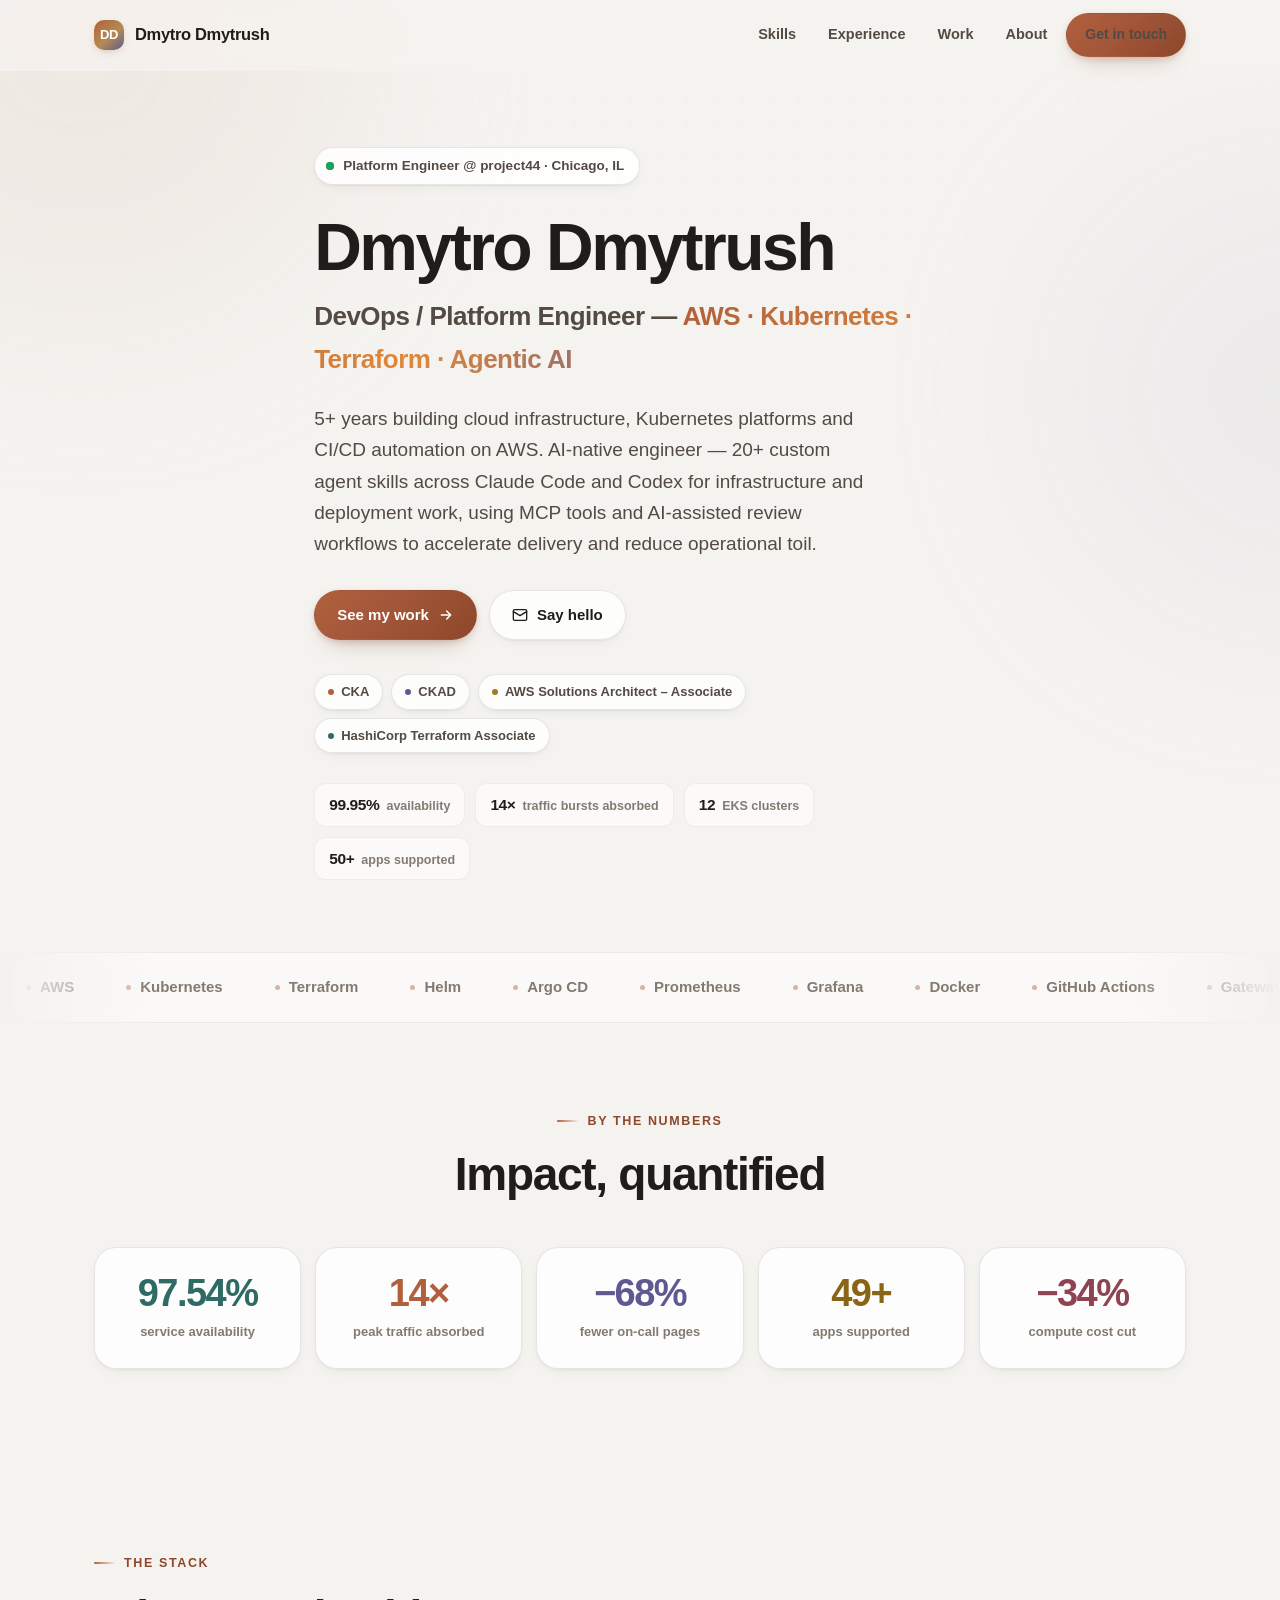
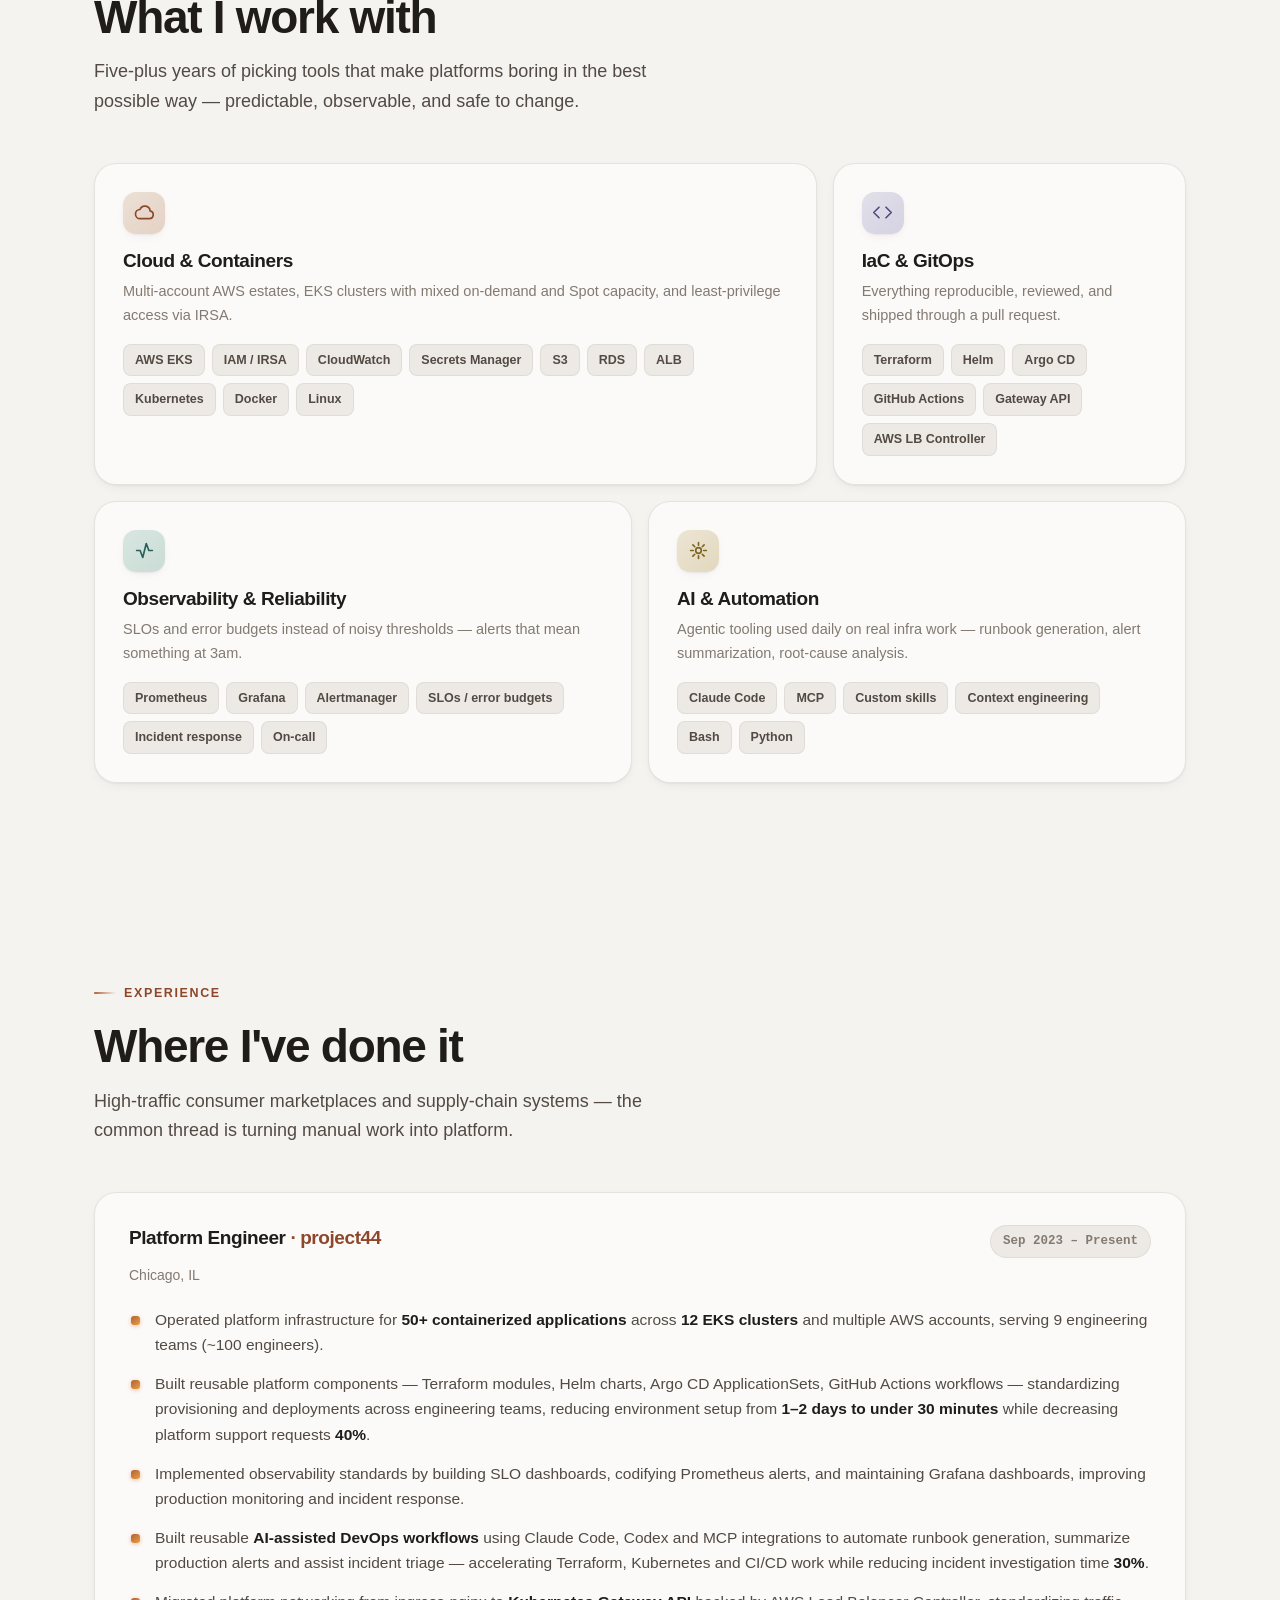
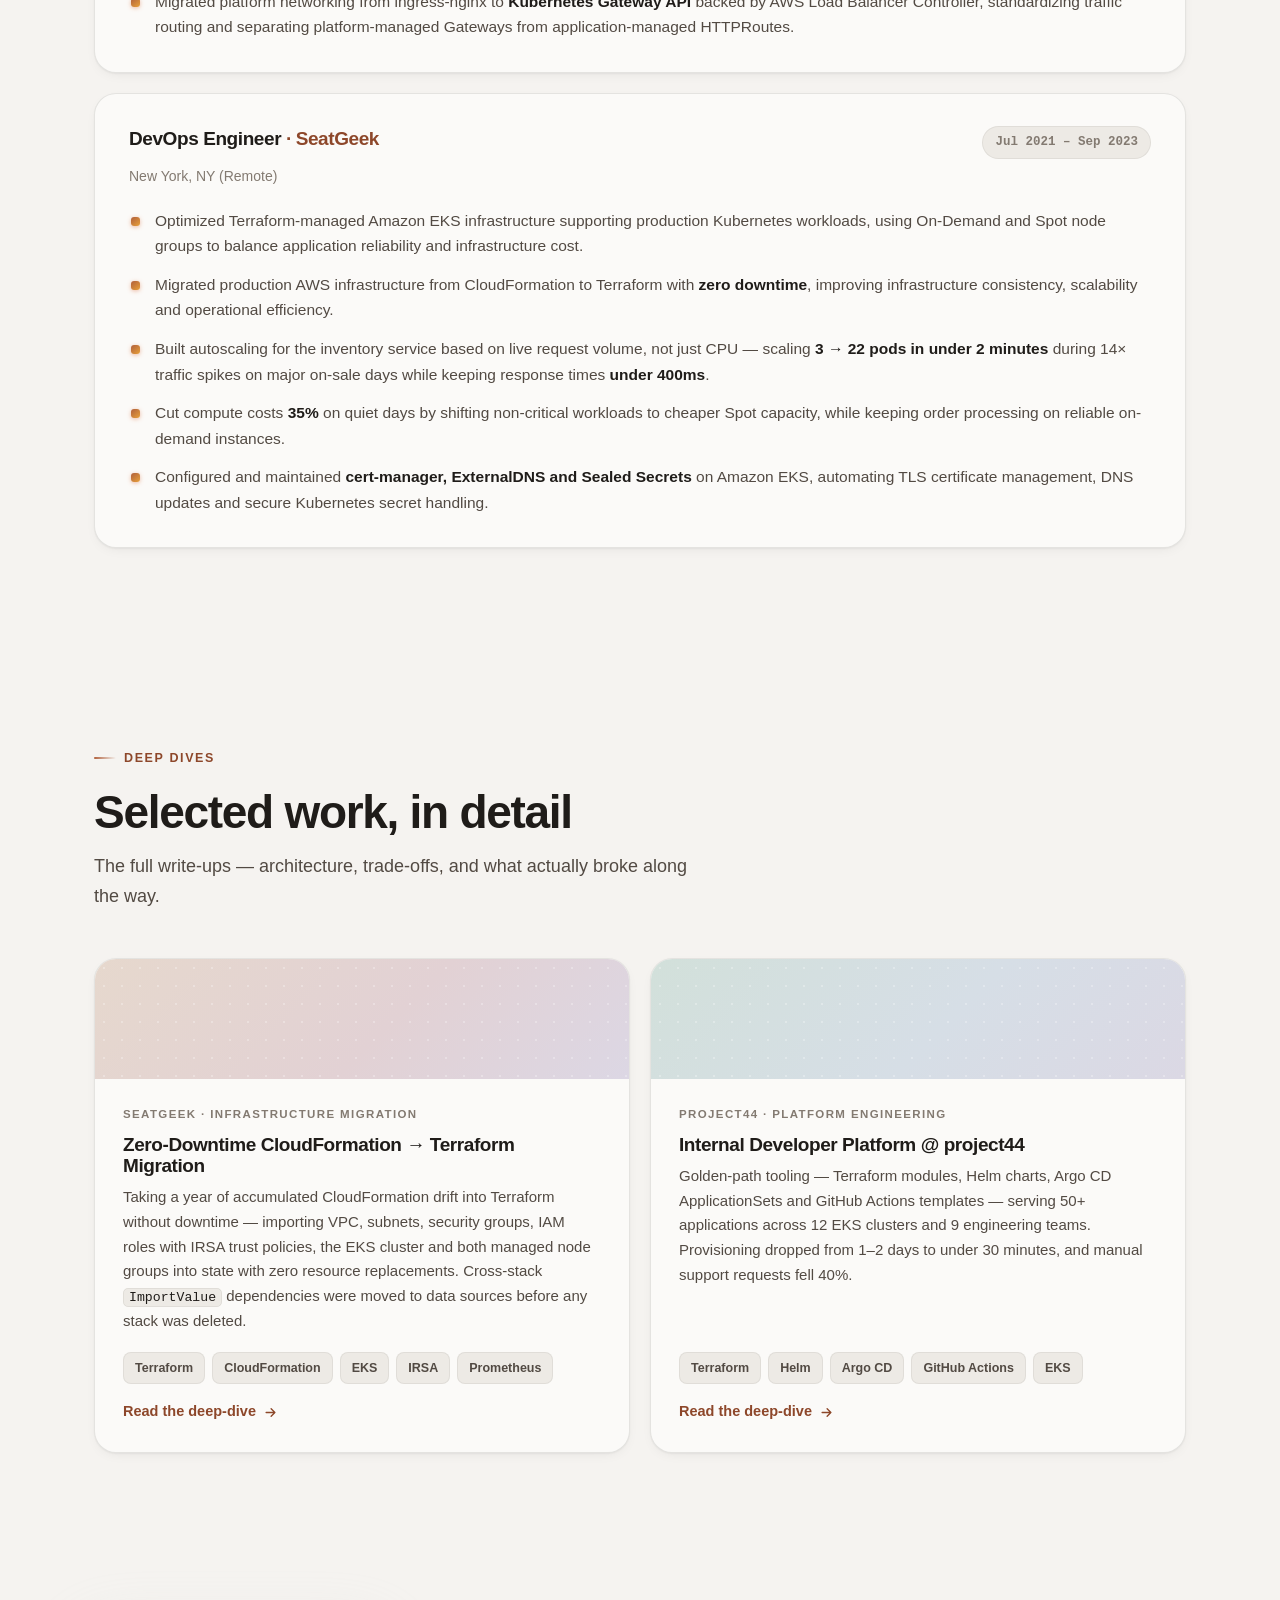
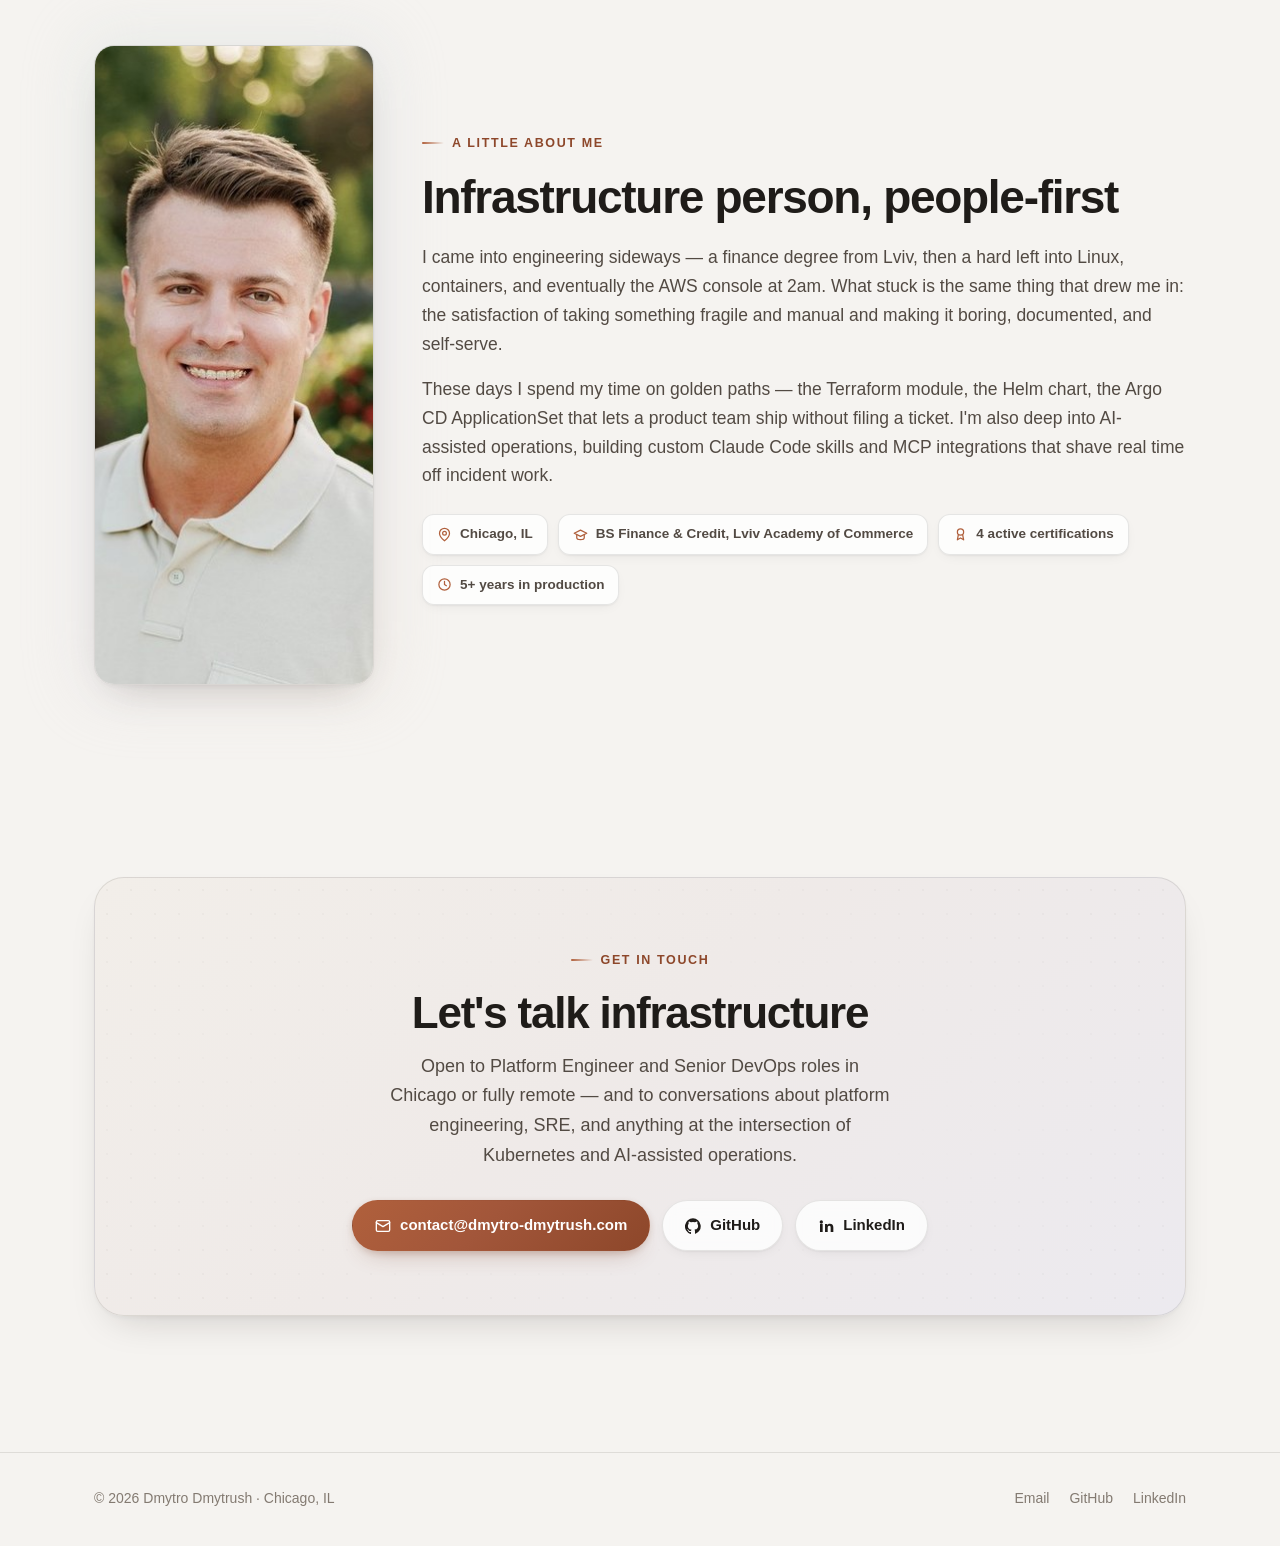
<file: index.html>
<!DOCTYPE html>
<html lang="en">
<head>
<meta charset="utf-8">
<meta name="viewport" content="width=device-width, initial-scale=1">
<title>Dmytro Dmytrush — DevOps / Platform Engineer</title>
<meta name="description" content="DevOps / Platform Engineer in Chicago. AWS EKS, Terraform, Kubernetes, Argo CD, Prometheus/Grafana. CKA, CKAD, AWS SAA and Terraform Associate certified.">
<meta property="og:title" content="Dmytro Dmytrush — DevOps / Platform Engineer">
<meta property="og:description" content="I build cloud platforms that stay up when traffic spikes and stay reproducible when everything is code.">
<meta property="og:type" content="website">
<meta property="og:url" content="https://dmytro-dmytrush.com/">
<link rel="canonical" href="https://dmytro-dmytrush.com/">
<link rel="stylesheet" href="site.css">
</head>
<body>

<div class="ambient" aria-hidden="true">
  <div class="blob b1"></div><div class="blob b2"></div><div class="blob b3"></div>
  <div class="blob b4"></div><div class="blob b5"></div>
</div>
<div class="dots" aria-hidden="true"></div>

<!-- ============ NAV ============ -->
<header class="nav" id="nav">
  <div class="wrap nav-in">
    <a href="#" class="brand"><span class="brand-dot">DD</span> Dmytro Dmytrush</a>
    <nav class="nav-links">
      <a href="#skills" class="hide-sm">Skills</a>
      <a href="#experience" class="hide-sm">Experience</a>
      <a href="#projects" class="hide-sm">Work</a>
      <a href="#about" class="hide-sm">About</a>
      <a href="#contact" class="btn btn-primary" style="padding:9px 18px;font-size:14px">Get in touch</a>
    </nav>
  </div>
</header>

<!-- ============ HERO ============ -->
<section class="hero">
  <div class="wrap hero-grid">
    <div class="reveal">
      <div class="pill"><span class="ping"></span> Platform Engineer @ project44 · Chicago, IL</div>
      <h1>Dmytro Dmytrush</h1>
      <p class="hero-tagline">DevOps / Platform Engineer — <span class="grad">AWS · Kubernetes · Terraform · Agentic AI</span></p>
      <p class="hero-sub">
        5+ years building cloud infrastructure, Kubernetes platforms and CI/CD automation on AWS.
        AI-native engineer — 20+ custom agent skills across Claude Code and Codex for infrastructure
        and deployment work, using MCP tools and AI-assisted review workflows to accelerate delivery
        and reduce operational toil.
      </p>
      <div class="hero-cta">
        <a href="#projects" class="btn btn-primary">
          See my work
          <svg viewBox="0 0 24 24" fill="none" stroke="currentColor" stroke-width="2.2" stroke-linecap="round" stroke-linejoin="round"><path d="M5 12h14M13 6l6 6-6 6"/></svg>
        </a>
        <a href="mailto:contact@dmytro-dmytrush.com" class="btn btn-ghost">
          <svg viewBox="0 0 24 24" fill="none" stroke="currentColor" stroke-width="2" stroke-linecap="round" stroke-linejoin="round"><rect x="2" y="4" width="20" height="16" rx="2"/><path d="m22 7-10 6L2 7"/></svg>
          Say hello
        </a>
      </div>
      <div class="certs">
        <span class="cert"><i></i> CKA</span>
        <span class="cert"><i></i> CKAD</span>
        <span class="cert"><i></i> AWS Solutions Architect – Associate</span>
        <span class="cert"><i></i> HashiCorp Terraform Associate</span>
      </div>

      <div class="hero-stats">
        <span class="hstat"><b>99.95%</b><span>availability</span></span>
        <span class="hstat"><b>14×</b><span>traffic bursts absorbed</span></span>
        <span class="hstat"><b>12</b><span>EKS clusters</span></span>
        <span class="hstat"><b>50+</b><span>apps supported</span></span>
      </div>
    </div>

  </div>
</section>

<!-- ============ MARQUEE ============ -->
<div class="marquee" aria-hidden="true">
  <div class="marquee-track" id="mq"></div>
</div>

<!-- ============ METRICS ============ -->
<section class="metrics" id="impact">
  <div class="wrap">
    <div class="sec-head reveal" style="text-align:center">
      <div class="eyebrow" style="justify-content:center">By the numbers</div>
      <h2 class="h2">Impact, quantified</h2>
    </div>
    <div class="metric-grid reveal">
      <div class="metric"><div class="n" data-count="99.95" data-suffix="%" data-dec="2">0%</div><div class="l">service availability</div></div>
      <div class="metric"><div class="n" data-count="14" data-suffix="×">0×</div><div class="l">peak traffic absorbed</div></div>
      <div class="metric"><div class="n" data-count="70" data-prefix="−" data-suffix="%">0%</div><div class="l">fewer on-call pages</div></div>
      <div class="metric"><div class="n" data-count="50" data-suffix="+">0+</div><div class="l">apps supported</div></div>
      <div class="metric"><div class="n" data-count="35" data-prefix="−" data-suffix="%">0%</div><div class="l">compute cost cut</div></div>
    </div>
  </div>
</section>

<!-- ============ SKILLS ============ -->
<section id="skills">
  <div class="wrap">
    <div class="sec-head reveal">
      <div class="eyebrow">The stack</div>
      <h2 class="h2">What I work with</h2>
      <p class="lede">Five-plus years of picking tools that make platforms boring in the best possible way — predictable, observable, and safe to change.</p>
    </div>

    <div class="bento">
      <div class="card b-wide reveal">
        <div class="ico i-orange"><svg viewBox="0 0 24 24" fill="none" stroke="currentColor" stroke-linecap="round" stroke-linejoin="round"><path d="M17.5 19a4.5 4.5 0 0 0 .9-8.9A6 6 0 0 0 6.8 8.6 4.5 4.5 0 0 0 7 19z"/></svg></div>
        <h3>Cloud &amp; Containers</h3>
        <p class="desc">Multi-account AWS estates, EKS clusters with mixed on-demand and Spot capacity, and least-privilege access via IRSA.</p>
        <div class="tags">
          <span class="tag">AWS EKS</span><span class="tag">IAM / IRSA</span><span class="tag">CloudWatch</span>
          <span class="tag">Secrets Manager</span><span class="tag">S3</span><span class="tag">RDS</span>
          <span class="tag">ALB</span><span class="tag">Kubernetes</span><span class="tag">Docker</span><span class="tag">Linux</span>
        </div>
      </div>

      <div class="card b-narrow reveal">
        <div class="ico i-violet"><svg viewBox="0 0 24 24" fill="none" stroke="currentColor" stroke-linecap="round" stroke-linejoin="round"><path d="m8 6-6 6 6 6M16 6l6 6-6 6"/></svg></div>
        <h3>IaC &amp; GitOps</h3>
        <p class="desc">Everything reproducible, reviewed, and shipped through a pull request.</p>
        <div class="tags">
          <span class="tag">Terraform</span><span class="tag">Helm</span><span class="tag">Argo CD</span>
          <span class="tag">GitHub Actions</span><span class="tag">Gateway API</span><span class="tag">AWS LB Controller</span>
        </div>
      </div>

      <div class="card b-half reveal">
        <div class="ico i-teal"><svg viewBox="0 0 24 24" fill="none" stroke="currentColor" stroke-linecap="round" stroke-linejoin="round"><path d="M3 12h4l3 8 4-16 3 8h4"/></svg></div>
        <h3>Observability &amp; Reliability</h3>
        <p class="desc">SLOs and error budgets instead of noisy thresholds — alerts that mean something at 3am.</p>
        <div class="tags">
          <span class="tag">Prometheus</span><span class="tag">Grafana</span><span class="tag">Alertmanager</span>
          <span class="tag">SLOs / error budgets</span><span class="tag">Incident response</span><span class="tag">On-call</span>
        </div>
      </div>

      <div class="card b-half reveal">
        <div class="ico i-butter"><svg viewBox="0 0 24 24" fill="none" stroke="currentColor" stroke-linecap="round" stroke-linejoin="round"><path d="M12 3v3M12 18v3M3 12h3M18 12h3M5.6 5.6l2.1 2.1M16.3 16.3l2.1 2.1M18.4 5.6l-2.1 2.1M7.7 16.3l-2.1 2.1"/><circle cx="12" cy="12" r="3.2"/></svg></div>
        <h3>AI &amp; Automation</h3>
        <p class="desc">Agentic tooling used daily on real infra work — runbook generation, alert summarization, root-cause analysis.</p>
        <div class="tags">
          <span class="tag">Claude Code</span><span class="tag">MCP</span><span class="tag">Custom skills</span>
          <span class="tag">Context engineering</span><span class="tag">Bash</span><span class="tag">Python</span>
        </div>
      </div>
    </div>
  </div>
</section>

<!-- ============ EXPERIENCE ============ -->
<section id="experience">
  <div class="wrap">
    <div class="sec-head reveal">
      <div class="eyebrow">Experience</div>
      <h2 class="h2">Where I've done it</h2>
      <p class="lede">High-traffic consumer marketplaces and supply-chain systems — the common thread is turning manual work into platform.</p>
    </div>

    <div class="exp">
      <article class="card reveal">
        <div class="exp-head">
          <h3 class="exp-role">Platform Engineer <em>· project44</em></h3>
          <span class="exp-when">Sep 2023 – Present</span>
        </div>
        <p class="exp-loc">Chicago, IL</p>
        <ul>
          <li>Operated platform infrastructure for <b>50+ containerized applications</b> across <b>12 EKS clusters</b> and multiple AWS accounts, serving 9 engineering teams (~100 engineers).</li>
          <li>Built reusable platform components — Terraform modules, Helm charts, Argo CD ApplicationSets, GitHub Actions workflows — standardizing provisioning and deployments across engineering teams, reducing environment setup from <b>1–2 days to under 30 minutes</b> while decreasing platform support requests <b>40%</b>.</li>
          <li>Implemented observability standards by building SLO dashboards, codifying Prometheus alerts, and maintaining Grafana dashboards, improving production monitoring and incident response.</li>
          <li>Built reusable <b>AI-assisted DevOps workflows</b> using Claude Code, Codex and MCP integrations to automate runbook generation, summarize production alerts and assist incident triage — accelerating Terraform, Kubernetes and CI/CD work while reducing incident investigation time <b>30%</b>.</li>
          <li>Migrated platform networking from ingress-nginx to <b>Kubernetes Gateway API</b> backed by AWS Load Balancer Controller, standardizing traffic routing and separating platform-managed Gateways from application-managed HTTPRoutes.</li>
        </ul>
      </article>

      <article class="card reveal">
        <div class="exp-head">
          <h3 class="exp-role">DevOps Engineer <em>· SeatGeek</em></h3>
          <span class="exp-when">Jul 2021 – Sep 2023</span>
        </div>
        <p class="exp-loc">New York, NY (Remote)</p>
        <ul>
          <li>Optimized Terraform-managed Amazon EKS infrastructure supporting production Kubernetes workloads, using On-Demand and Spot node groups to balance application reliability and infrastructure cost.</li>
          <li>Migrated production AWS infrastructure from CloudFormation to Terraform with <b>zero downtime</b>, improving infrastructure consistency, scalability and operational efficiency.</li>
          <li>Built autoscaling for the inventory service based on live request volume, not just CPU — scaling <b>3 → 22 pods in under 2 minutes</b> during 14× traffic spikes on major on-sale days while keeping response times <b>under 400ms</b>.</li>
          <li>Cut compute costs <b>35%</b> on quiet days by shifting non-critical workloads to cheaper Spot capacity, while keeping order processing on reliable on-demand instances.</li>
          <li>Configured and maintained <b>cert-manager, ExternalDNS and Sealed Secrets</b> on Amazon EKS, automating TLS certificate management, DNS updates and secure Kubernetes secret handling.</li>
        </ul>
      </article>
    </div>
  </div>
</section>

<!-- ============ PROJECTS ============ -->
<section id="projects">
  <div class="wrap">
    <div class="sec-head reveal">
      <div class="eyebrow">Deep dives</div>
      <h2 class="h2">Selected work, in detail</h2>
      <p class="lede">The full write-ups — architecture, trade-offs, and what actually broke along the way.</p>
    </div>

    <div class="proj">
      <a class="card reveal" href="https://dmytro-dmytrush.com/seatgeek.html">
        <div class="proj-top p1"></div>
        <div class="proj-body">
          <div class="kicker">SeatGeek · Infrastructure migration</div>
          <h3>Zero-Downtime CloudFormation → Terraform Migration</h3>
          <p>Taking a year of accumulated CloudFormation drift into Terraform without downtime — importing VPC, subnets, security groups, IAM roles with IRSA trust policies, the EKS cluster and both managed node groups into state with zero resource replacements. Cross-stack <code>ImportValue</code> dependencies were moved to data sources before any stack was deleted.</p>
          <div class="tags">
            <span class="tag">Terraform</span><span class="tag">CloudFormation</span><span class="tag">EKS</span>
            <span class="tag">IRSA</span><span class="tag">Prometheus</span>
          </div>
          <span class="link">Read the deep-dive
            <svg viewBox="0 0 24 24" fill="none" stroke="currentColor" stroke-width="2.2" stroke-linecap="round" stroke-linejoin="round" style="width:15px;height:15px"><path d="M5 12h14M13 6l6 6-6 6"/></svg>
          </span>
        </div>
      </a>

      <a class="card reveal" href="https://dmytro-dmytrush.com/project44.html">
        <div class="proj-top p2"></div>
        <div class="proj-body">
          <div class="kicker">project44 · Platform engineering</div>
          <h3>Internal Developer Platform @ project44</h3>
          <p>Golden-path tooling — Terraform modules, Helm charts, Argo CD ApplicationSets and GitHub Actions templates — serving 50+ applications across 12 EKS clusters and 9 engineering teams. Provisioning dropped from 1–2 days to under 30 minutes, and manual support requests fell 40%.</p>
          <div class="tags">
            <span class="tag">Terraform</span><span class="tag">Helm</span><span class="tag">Argo CD</span>
            <span class="tag">GitHub Actions</span><span class="tag">EKS</span>
          </div>
          <span class="link">Read the deep-dive
            <svg viewBox="0 0 24 24" fill="none" stroke="currentColor" stroke-width="2.2" stroke-linecap="round" stroke-linejoin="round" style="width:15px;height:15px"><path d="M5 12h14M13 6l6 6-6 6"/></svg>
          </span>
        </div>
      </a>
    </div>
  </div>
</section>

<!-- ============ ABOUT ============ -->
<section id="about">
  <div class="wrap about-grid">
    <div class="about-photo reveal">
      <img src="[data-uri]" alt="Dmytro Dmytrush" width="640" height="640">
    </div>
    <div class="about-copy reveal">
      <div class="eyebrow">A little about me</div>
      <h2 class="h2" style="margin-bottom:20px">Infrastructure person, people-first</h2>
      <p>I came into engineering sideways — a finance degree from Lviv, then a hard left into Linux, containers, and eventually the AWS console at 2am. What stuck is the same thing that drew me in: the satisfaction of taking something fragile and manual and making it boring, documented, and self-serve.</p>
      <p>These days I spend my time on golden paths — the Terraform module, the Helm chart, the Argo CD ApplicationSet that lets a product team ship without filing a ticket. I'm also deep into AI-assisted operations, building custom Claude Code skills and MCP integrations that shave real time off incident work.</p>
      <div class="fact-row">
        <span class="fact"><svg viewBox="0 0 24 24" fill="none" stroke="currentColor" stroke-linecap="round" stroke-linejoin="round"><path d="M20 10c0 6-8 12-8 12s-8-6-8-12a8 8 0 0 1 16 0Z"/><circle cx="12" cy="10" r="3"/></svg> Chicago, IL</span>
        <span class="fact"><svg viewBox="0 0 24 24" fill="none" stroke="currentColor" stroke-linecap="round" stroke-linejoin="round"><path d="M22 10 12 5 2 10l10 5 10-5Z"/><path d="M6 12v5c0 1.7 2.7 3 6 3s6-1.3 6-3v-5"/></svg> BS Finance &amp; Credit, Lviv Academy of Commerce</span>
        <span class="fact"><svg viewBox="0 0 24 24" fill="none" stroke="currentColor" stroke-linecap="round" stroke-linejoin="round"><circle cx="12" cy="8" r="5"/><path d="m8.5 12.5-1.5 8 5-3 5 3-1.5-8"/></svg> 4 active certifications</span>
        <span class="fact"><svg viewBox="0 0 24 24" fill="none" stroke="currentColor" stroke-linecap="round" stroke-linejoin="round"><circle cx="12" cy="12" r="9"/><path d="M12 7v5l3 2"/></svg> 5+ years in production</span>
      </div>
    </div>
  </div>
</section>

<!-- ============ CONTACT ============ -->
<section id="contact">
  <div class="wrap">
    <div class="contact-card reveal">
      <div class="eyebrow" style="justify-content:center">Get in touch</div>
      <h2>Let's talk infrastructure</h2>
      <p>Open to Platform Engineer and Senior DevOps roles in Chicago or fully remote — and to conversations about platform engineering, SRE, and anything at the intersection of Kubernetes and AI-assisted operations.</p>
      <div class="contact-cta">
        <a href="mailto:contact@dmytro-dmytrush.com" class="btn btn-primary">
          <svg viewBox="0 0 24 24" fill="none" stroke="currentColor" stroke-width="2" stroke-linecap="round" stroke-linejoin="round"><rect x="2" y="4" width="20" height="16" rx="2"/><path d="m22 7-10 6L2 7"/></svg>
          contact@dmytro-dmytrush.com
        </a>
        <a href="https://github.com/Drdmytrush90" class="btn btn-ghost" rel="noopener">
          <svg viewBox="0 0 24 24" fill="currentColor"><path d="M12 .5a12 12 0 0 0-3.79 23.4c.6.1.82-.26.82-.58v-2.2c-3.34.72-4.04-1.6-4.04-1.6-.55-1.4-1.34-1.77-1.34-1.77-1.09-.74.08-.73.08-.73 1.2.09 1.84 1.24 1.84 1.24 1.07 1.84 2.8 1.3 3.49 1 .1-.78.42-1.31.76-1.61-2.67-.3-5.47-1.34-5.47-5.95 0-1.31.47-2.39 1.24-3.23-.13-.3-.54-1.53.11-3.18 0 0 1-.32 3.3 1.23a11.4 11.4 0 0 1 6 0c2.29-1.55 3.3-1.23 3.3-1.23.65 1.65.24 2.88.12 3.18.77.84 1.23 1.92 1.23 3.23 0 4.62-2.8 5.64-5.48 5.94.43.37.81 1.1.81 2.22v3.29c0 .32.22.69.83.57A12 12 0 0 0 12 .5Z"/></svg>
          GitHub
        </a>
        <a href="https://www.linkedin.com/in/dmytro-dmytrush-b77587130" class="btn btn-ghost" rel="noopener">
          <svg viewBox="0 0 24 24" fill="currentColor"><path d="M4.98 3.5a2.5 2.5 0 1 1 0 5 2.5 2.5 0 0 1 0-5ZM3 9h4v12H3V9Zm7 0h3.8v1.7h.05c.53-1 1.83-2.05 3.77-2.05C21.6 8.65 23 10.9 23 14.2V21h-4v-6c0-1.5-.03-3.4-2.07-3.4-2.07 0-2.39 1.6-2.39 3.3V21h-4V9Z"/></svg>
          LinkedIn
        </a>
      </div>
    </div>
  </div>
</section>

<footer>
  <div class="wrap foot">
    <span>© <span id="yr">2026</span> Dmytro Dmytrush · Chicago, IL</span>
    <span class="foot-links">
      <a href="mailto:contact@dmytro-dmytrush.com">Email</a>
      <a href="https://github.com/Drdmytrush90" rel="noopener">GitHub</a>
      <a href="https://www.linkedin.com/in/dmytro-dmytrush-b77587130" rel="noopener">LinkedIn</a>
    </span>
  </div>
</footer>

<a href="#" class="top" id="toTop" aria-label="Back to top">
  <svg viewBox="0 0 24 24" fill="none" stroke="currentColor" stroke-width="2.2" stroke-linecap="round" stroke-linejoin="round" style="width:18px;height:18px"><path d="M12 19V5M5 12l7-7 7 7"/></svg>
</a>

<script>
(function(){
  var reduce = window.matchMedia('(prefers-reduced-motion: reduce)').matches;

  /* ---- marquee content (duplicated for a seamless loop) ---- */
  var stack = ['AWS','Kubernetes','Terraform','Helm','Argo CD','Prometheus','Grafana','Docker',
               'GitHub Actions','Gateway API','Alertmanager','Linux','Python','Bash','MCP','Claude Code'];
  var mq = document.getElementById('mq');
  if (mq){
    var html = stack.map(function(s){ return '<span class="mq-item"><span></span>'+s+'</span>'; }).join('');
    mq.innerHTML = html + html;
  }

  /* ---- blur-fade reveal on scroll ---- */
  var items = document.querySelectorAll('.reveal');
  if (!('IntersectionObserver' in window) || reduce){
    items.forEach(function(el){ el.classList.add('in'); });
  } else {
    var io = new IntersectionObserver(function(entries){
      entries.forEach(function(e, i){
        if (e.isIntersecting){
          var el = e.target;
          setTimeout(function(){ el.classList.add('in'); }, i * 80);
          io.unobserve(el);
        }
      });
    }, { threshold: 0.12, rootMargin: '0px 0px -8% 0px' });
    items.forEach(function(el){ io.observe(el); });
  }

  /* ---- count-up metrics ---- */
  function animateNum(el){
    var target = parseFloat(el.dataset.count);
    var dec    = parseInt(el.dataset.dec || '0', 10);
    var pre    = el.dataset.prefix || '';
    var suf    = el.dataset.suffix || '';
    if (reduce){ el.textContent = pre + target.toFixed(dec) + suf; return; }
    var dur = 1500, t0 = null;
    function step(ts){
      if (!t0) t0 = ts;
      var p = Math.min((ts - t0) / dur, 1);
      var eased = 1 - Math.pow(1 - p, 3);
      el.textContent = pre + (target * eased).toFixed(dec) + suf;
      if (p < 1) requestAnimationFrame(step);
    }
    requestAnimationFrame(step);
  }
  var nums = document.querySelectorAll('[data-count]');
  if (!('IntersectionObserver' in window)){
    nums.forEach(animateNum);
  } else {
    var nio = new IntersectionObserver(function(entries){
      entries.forEach(function(e){
        if (e.isIntersecting){ animateNum(e.target); nio.unobserve(e.target); }
      });
    }, { threshold: 0.5 });
    nums.forEach(function(el){ nio.observe(el); });
  }

  /* ---- spotlight follow on cards ---- */
  if (!reduce && window.matchMedia('(pointer:fine)').matches){
    document.querySelectorAll('.card').forEach(function(card){
      card.addEventListener('pointermove', function(ev){
        var r = card.getBoundingClientRect();
        card.style.setProperty('--mx', (ev.clientX - r.left) + 'px');
        card.style.setProperty('--my', (ev.clientY - r.top) + 'px');
      });
    });
  }

  /* ---- nav shadow + back-to-top ---- */
  var nav = document.getElementById('nav');
  var toTop = document.getElementById('toTop');
  function onScroll(){
    var y = window.scrollY;
    nav.classList.toggle('stuck', y > 8);
    toTop.classList.toggle('show', y > 700);
  }
  window.addEventListener('scroll', onScroll, { passive:true });
  onScroll();

  /* ---- parallax drift on ambient blobs ---- */
  if (!reduce){
    var blobs = document.querySelectorAll('.blob');
    var ticking = false;
    window.addEventListener('scroll', function(){
      if (ticking) return;
      ticking = true;
      requestAnimationFrame(function(){
        var y = window.scrollY;
        blobs.forEach(function(b, i){ b.style.transform = 'translateY(' + (y * (0.03 + i * 0.012)) + 'px)'; });
        ticking = false;
      });
    }, { passive:true });
  }

  document.getElementById('yr').textContent = new Date().getFullYear();
})();
</script>
</body>
</html>
</file>
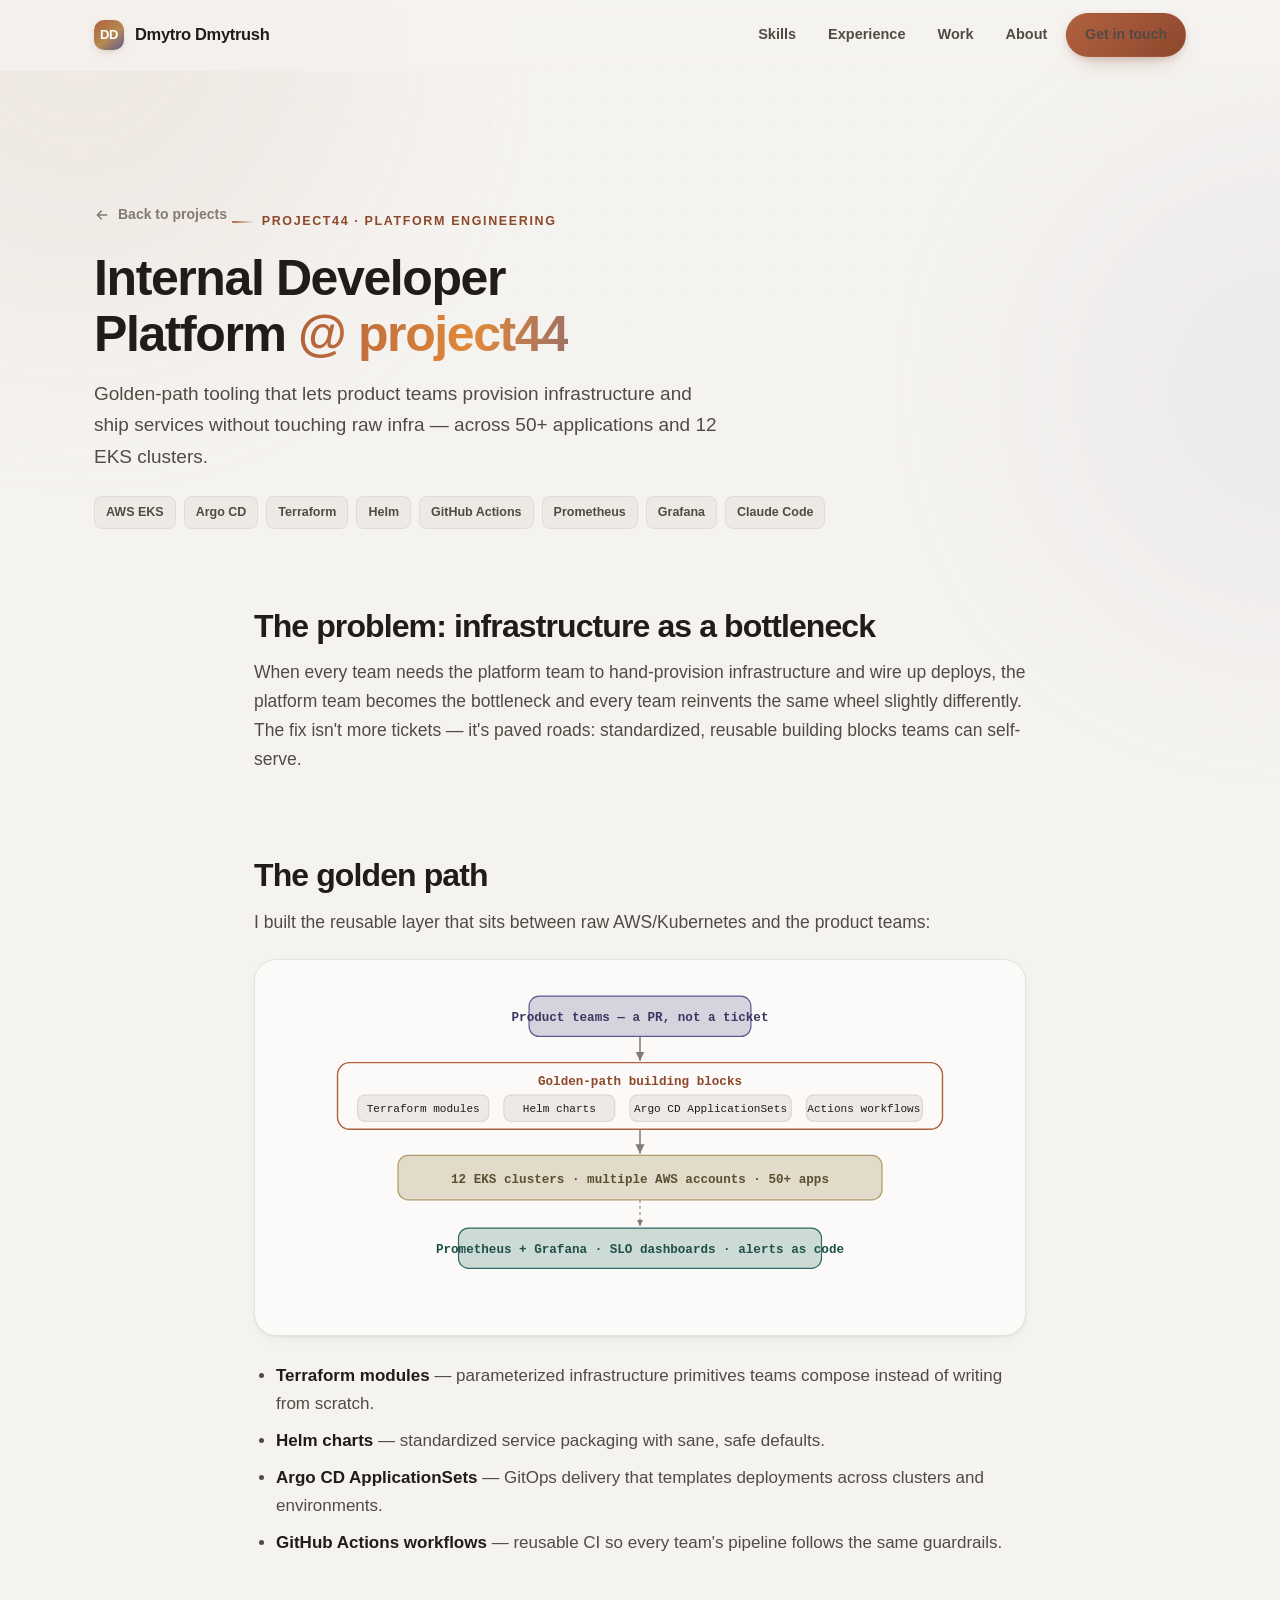
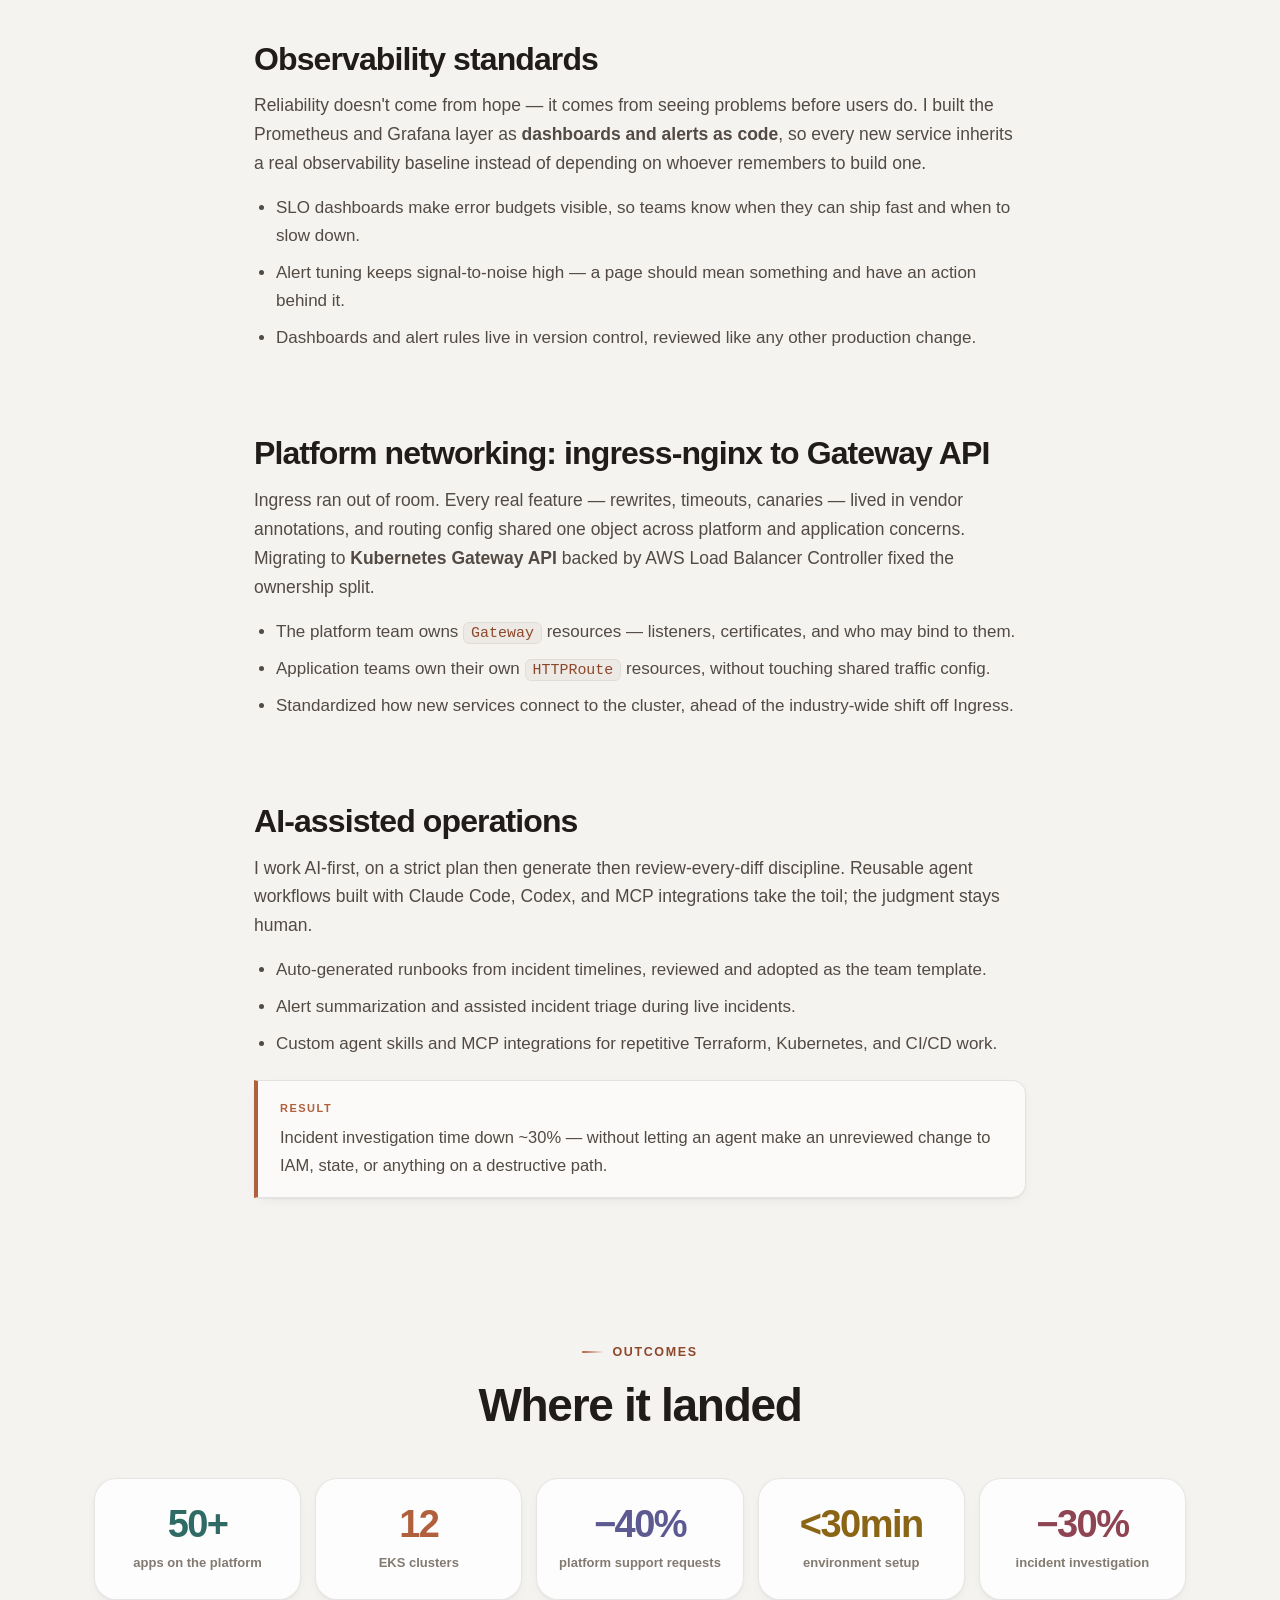
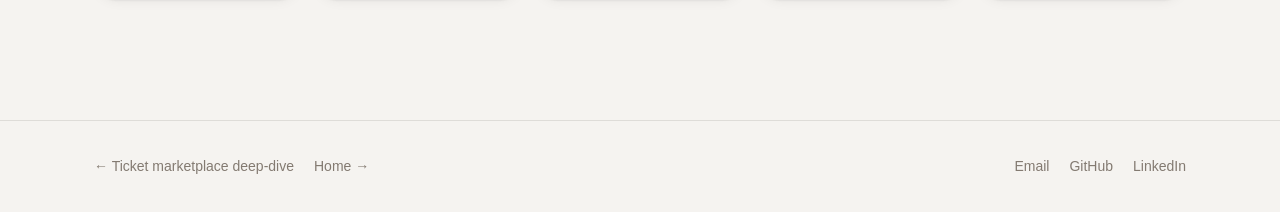
<file: project44.html>
<!DOCTYPE html>
<html lang="en">
<head>
<meta charset="UTF-8">
<meta name="viewport" content="width=device-width, initial-scale=1.0">
<title>Internal Developer Platform @ project44 — Dmytro Dmytrush</title>
<meta name="description" content="Golden-path platform tooling across 50+ apps and 12 EKS clusters: Terraform modules, Helm charts, Argo CD ApplicationSets, and AI-assisted operations.">
<link rel="stylesheet" href="site.css">
</head>
<body>

<div class="ambient" aria-hidden="true">
  <div class="blob b1"></div><div class="blob b2"></div><div class="blob b3"></div>
  <div class="blob b4"></div><div class="blob b5"></div>
</div>
<div class="dots" aria-hidden="true"></div>

<header class="nav" id="nav">
  <div class="wrap nav-in">
    <a href="index.html" class="brand"><span class="brand-dot">DD</span> Dmytro Dmytrush</a>
    <nav class="nav-links">
      <a href="index.html#skills" class="hide-sm">Skills</a>
      <a href="index.html#experience" class="hide-sm">Experience</a>
      <a href="index.html#projects" class="hide-sm">Work</a>
      <a href="index.html#about" class="hide-sm">About</a>
      <a href="index.html#contact" class="btn btn-primary" style="padding:9px 18px;font-size:14px">Get in touch</a>
    </nav>
  </div>
</header>

<header class="page-hero">
  <div class="wrap reveal">
    <a class="back" href="index.html#projects">
      <svg viewBox="0 0 24 24" fill="none" stroke="currentColor" stroke-width="2.2" stroke-linecap="round" stroke-linejoin="round" style="width:16px;height:16px"><path d="M19 12H5M11 18l-6-6 6-6"/></svg>
      Back to projects
    </a>
    <div class="eyebrow">project44 · Platform engineering</div>
    <h1>Internal Developer Platform <span class="grad">@ project44</span></h1>
    <p class="sub">Golden-path tooling that lets product teams provision infrastructure and ship services without touching raw infra — across 50+ applications and 12 EKS clusters.</p>
    <div class="stack tags">
      <span class="tag">AWS EKS</span><span class="tag">Argo CD</span><span class="tag">Terraform</span>
      <span class="tag">Helm</span><span class="tag">GitHub Actions</span><span class="tag">Prometheus</span>
      <span class="tag">Grafana</span><span class="tag">Claude Code</span>
    </div>
  </div>
</header>

<section class="prose">
  <div class="wrap reveal">
    <h2>The problem: infrastructure as a bottleneck</h2>
    <p>
      When every team needs the platform team to hand-provision infrastructure and wire up deploys, the platform team
      becomes the bottleneck and every team reinvents the same wheel slightly differently. The fix isn't more tickets —
      it's paved roads: standardized, reusable building blocks teams can self-serve.
    </p>
  </div>
</section>

<section class="prose">
  <div class="wrap reveal">
    <h2>The golden path</h2>
    <p>I built the reusable layer that sits between raw AWS/Kubernetes and the product teams:</p>
    <div class="diagram">
      <svg viewBox="0 0 720 320" xmlns="http://www.w3.org/2000/svg" font-family="ui-monospace, monospace">
        <defs>
          <marker id="a2" markerWidth="8" markerHeight="8" refX="6" refY="3" orient="auto">
            <path d="M0,0 L6,3 L0,6 Z" fill="#837a71"/>
          </marker>
        </defs>
        <rect x="250" y="14" width="220" height="40" rx="10" fill="#d5d3de" stroke="#5d5a92" stroke-width="1.2"/>
        <text x="360" y="39" fill="#3a3860" font-size="12.5" text-anchor="middle" font-weight="600">Product teams — a PR, not a ticket</text>
        <line x1="360" y1="54" x2="360" y2="78" stroke="#837a71" stroke-width="1.5" marker-end="url(#a2)"/>
        <rect x="60" y="80" width="600" height="66" rx="12" fill="#fbfaf8" stroke="#b0603c" stroke-width="1.4"/>
        <text x="360" y="102" fill="#8d472a" font-size="12.5" text-anchor="middle" font-weight="700">Golden-path building blocks</text>
        <g font-size="11" fill="#1f1c19" text-anchor="middle">
          <rect x="80"  y="112" width="130" height="26" rx="7" fill="#edeae5" stroke="#d8d2ca"/><text x="145" y="129">Terraform modules</text>
          <rect x="225" y="112" width="110" height="26" rx="7" fill="#edeae5" stroke="#d8d2ca"/><text x="280" y="129">Helm charts</text>
          <rect x="350" y="112" width="160" height="26" rx="7" fill="#edeae5" stroke="#d8d2ca"/><text x="430" y="129">Argo CD ApplicationSets</text>
          <rect x="525" y="112" width="115" height="26" rx="7" fill="#edeae5" stroke="#d8d2ca"/><text x="582" y="129">Actions workflows</text>
        </g>
        <line x1="360" y1="146" x2="360" y2="170" stroke="#837a71" stroke-width="1.5" marker-end="url(#a2)"/>
        <rect x="120" y="172" width="480" height="44" rx="10" fill="#e2dbc9" stroke="#b09a6b" stroke-width="1.2"/>
        <text x="360" y="199" fill="#5c4f31" font-size="12.5" text-anchor="middle" font-weight="600">12 EKS clusters · multiple AWS accounts · 50+ apps</text>
        <line x1="360" y1="216" x2="360" y2="242" stroke="#837a71" stroke-width="1" stroke-dasharray="3 3" marker-end="url(#a2)"/>
        <rect x="180" y="244" width="360" height="40" rx="10" fill="#cddbd6" stroke="#2f6b64" stroke-width="1.2"/>
        <text x="360" y="269" fill="#1f4f49" font-size="12.5" text-anchor="middle" font-weight="600">Prometheus + Grafana · SLO dashboards · alerts as code</text>
      </svg>
    </div>
    <ul>
      <li><strong>Terraform modules</strong> — parameterized infrastructure primitives teams compose instead of writing from scratch.</li>
      <li><strong>Helm charts</strong> — standardized service packaging with sane, safe defaults.</li>
      <li><strong>Argo CD ApplicationSets</strong> — GitOps delivery that templates deployments across clusters and environments.</li>
      <li><strong>GitHub Actions workflows</strong> — reusable CI so every team's pipeline follows the same guardrails.</li>
    </ul>
  </div>
</section>

<section class="prose">
  <div class="wrap reveal">
    <h2>Observability standards</h2>
    <p>
      Reliability doesn't come from hope — it comes from seeing problems before users do. I built the Prometheus and
      Grafana layer as <strong>dashboards and alerts as code</strong>, so every new service inherits a real observability
      baseline instead of depending on whoever remembers to build one.
    </p>
    <ul>
      <li>SLO dashboards make error budgets visible, so teams know when they can ship fast and when to slow down.</li>
      <li>Alert tuning keeps signal-to-noise high — a page should mean something and have an action behind it.</li>
      <li>Dashboards and alert rules live in version control, reviewed like any other production change.</li>
    </ul>
  </div>
</section>

<section class="prose">
  <div class="wrap reveal">
    <h2>Platform networking: ingress-nginx to Gateway API</h2>
    <p>
      Ingress ran out of room. Every real feature — rewrites, timeouts, canaries — lived in vendor annotations, and
      routing config shared one object across platform and application concerns. Migrating to
      <strong>Kubernetes Gateway API</strong> backed by AWS Load Balancer Controller fixed the ownership split.
    </p>
    <ul>
      <li>The platform team owns <code>Gateway</code> resources — listeners, certificates, and who may bind to them.</li>
      <li>Application teams own their own <code>HTTPRoute</code> resources, without touching shared traffic config.</li>
      <li>Standardized how new services connect to the cluster, ahead of the industry-wide shift off Ingress.</li>
    </ul>
  </div>
</section>

<section class="prose">
  <div class="wrap reveal">
    <h2>AI-assisted operations</h2>
    <p>
      I work AI-first, on a strict plan then generate then review-every-diff discipline. Reusable agent workflows built
      with Claude Code, Codex, and MCP integrations take the toil; the judgment stays human.
    </p>
    <ul>
      <li>Auto-generated runbooks from incident timelines, reviewed and adopted as the team template.</li>
      <li>Alert summarization and assisted incident triage during live incidents.</li>
      <li>Custom agent skills and MCP integrations for repetitive Terraform, Kubernetes, and CI/CD work.</li>
    </ul>
    <div class="callout">
      <div class="c-label">RESULT</div>
      <p>Incident investigation time down ~30% — without letting an agent make an unreviewed change to IAM, state, or anything on a destructive path.</p>
    </div>
  </div>
</section>

<section class="metrics" id="outcomes">
  <div class="wrap">
    <div class="sec-head reveal" style="text-align:center">
      <div class="eyebrow" style="justify-content:center">Outcomes</div>
      <h2 class="h2">Where it landed</h2>
    </div>
    <div class="metric-grid reveal">
      <div class="metric"><div class="n">50+</div><div class="l">apps on the platform</div></div>
      <div class="metric"><div class="n">12</div><div class="l">EKS clusters</div></div>
      <div class="metric"><div class="n">&minus;40%</div><div class="l">platform support requests</div></div>
      <div class="metric"><div class="n">&lt;30min</div><div class="l">environment setup</div></div>
      <div class="metric"><div class="n">&minus;30%</div><div class="l">incident investigation</div></div>
    </div>
  </div>
</section>

<footer>
  <div class="wrap foot">
    <span class="foot-links">
      <a href="seatgeek.html">← Ticket marketplace deep-dive</a>
      <a href="index.html">Home →</a>
    </span>
    <span class="foot-links">
      <a href="mailto:contact@dmytro-dmytrush.com">Email</a>
      <a href="https://github.com/Drdmytrush90" rel="noopener">GitHub</a>
      <a href="https://www.linkedin.com/in/dmytro-dmytrush-b77587130" rel="noopener">LinkedIn</a>
    </span>
  </div>
</footer>

<a href="#" class="top" id="toTop" aria-label="Back to top">
  <svg viewBox="0 0 24 24" fill="none" stroke="currentColor" stroke-width="2.2" stroke-linecap="round" stroke-linejoin="round" style="width:18px;height:18px"><path d="M12 19V5M5 12l7-7 7 7"/></svg>
</a>

<script>
(function(){
  var reduce = window.matchMedia('(prefers-reduced-motion: reduce)').matches;
  var items = document.querySelectorAll('.reveal');
  if(reduce || !('IntersectionObserver' in window)){
    items.forEach(function(el){ el.classList.add('in'); });
  } else {
    var io = new IntersectionObserver(function(entries){
      entries.forEach(function(e){
        if(e.isIntersecting){ e.target.classList.add('in'); io.unobserve(e.target); }
      });
    }, {rootMargin:'0px 0px -8% 0px', threshold:.08});
    items.forEach(function(el){ io.observe(el); });
  }
  var nav = document.getElementById('nav');
  var toTop = document.getElementById('toTop');
  window.addEventListener('scroll', function(){
    var y = window.scrollY;
    if(nav) nav.classList.toggle('stuck', y > 8);
    if(toTop) toTop.classList.toggle('show', y > 600);
  }, {passive:true});
})();
</script>

</body>
</html>
</file>
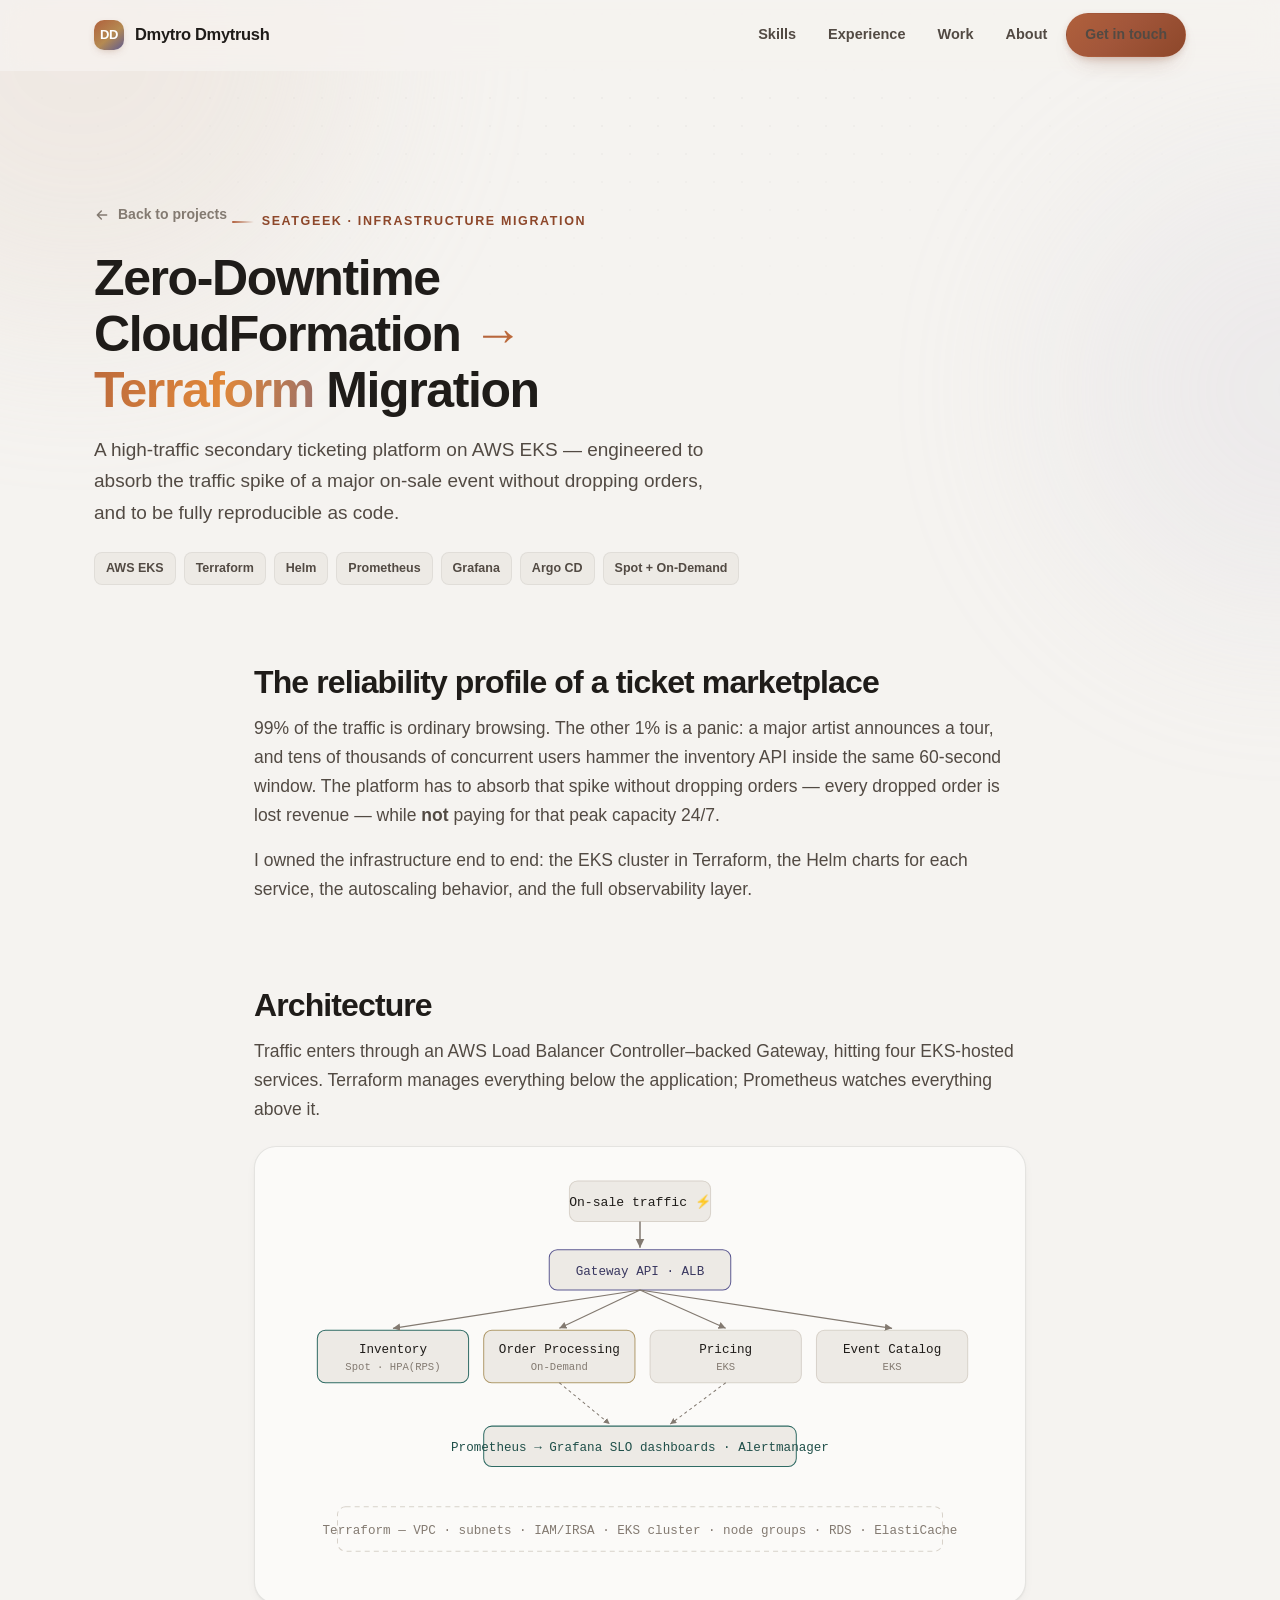
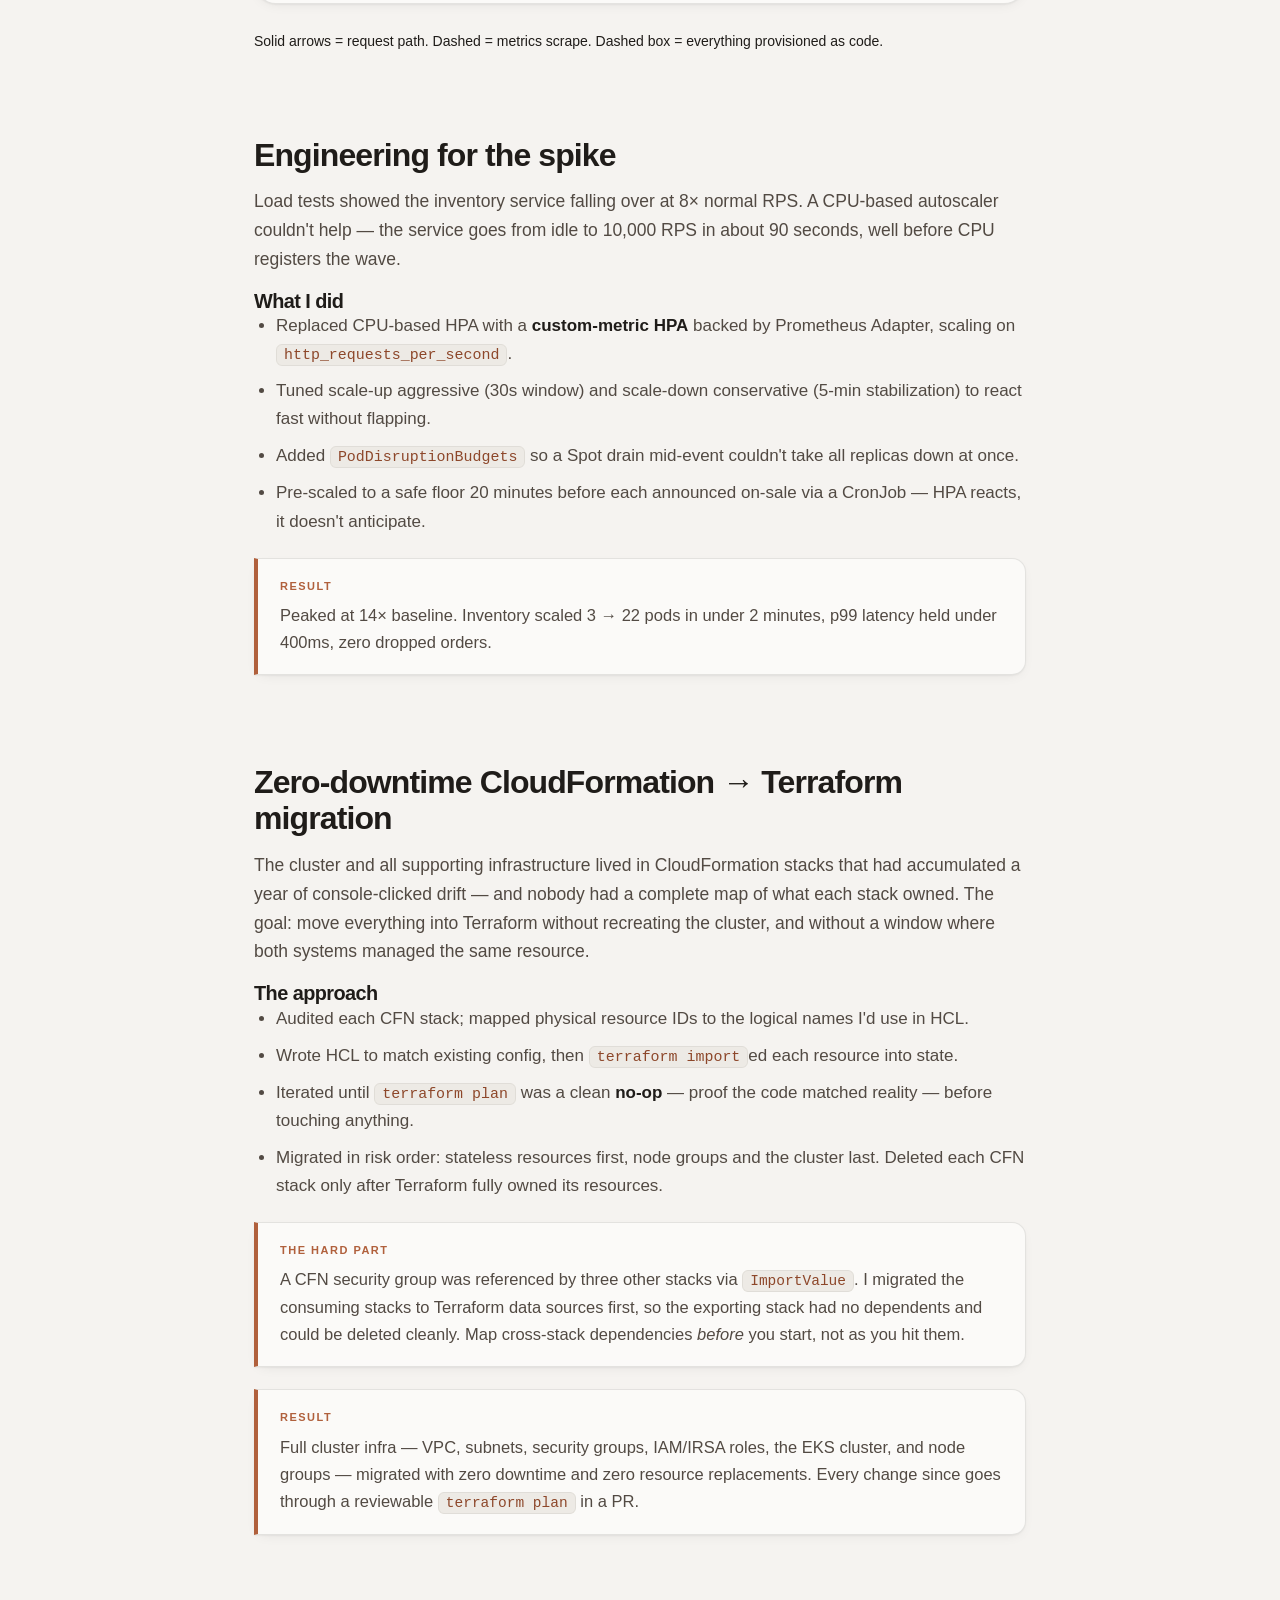
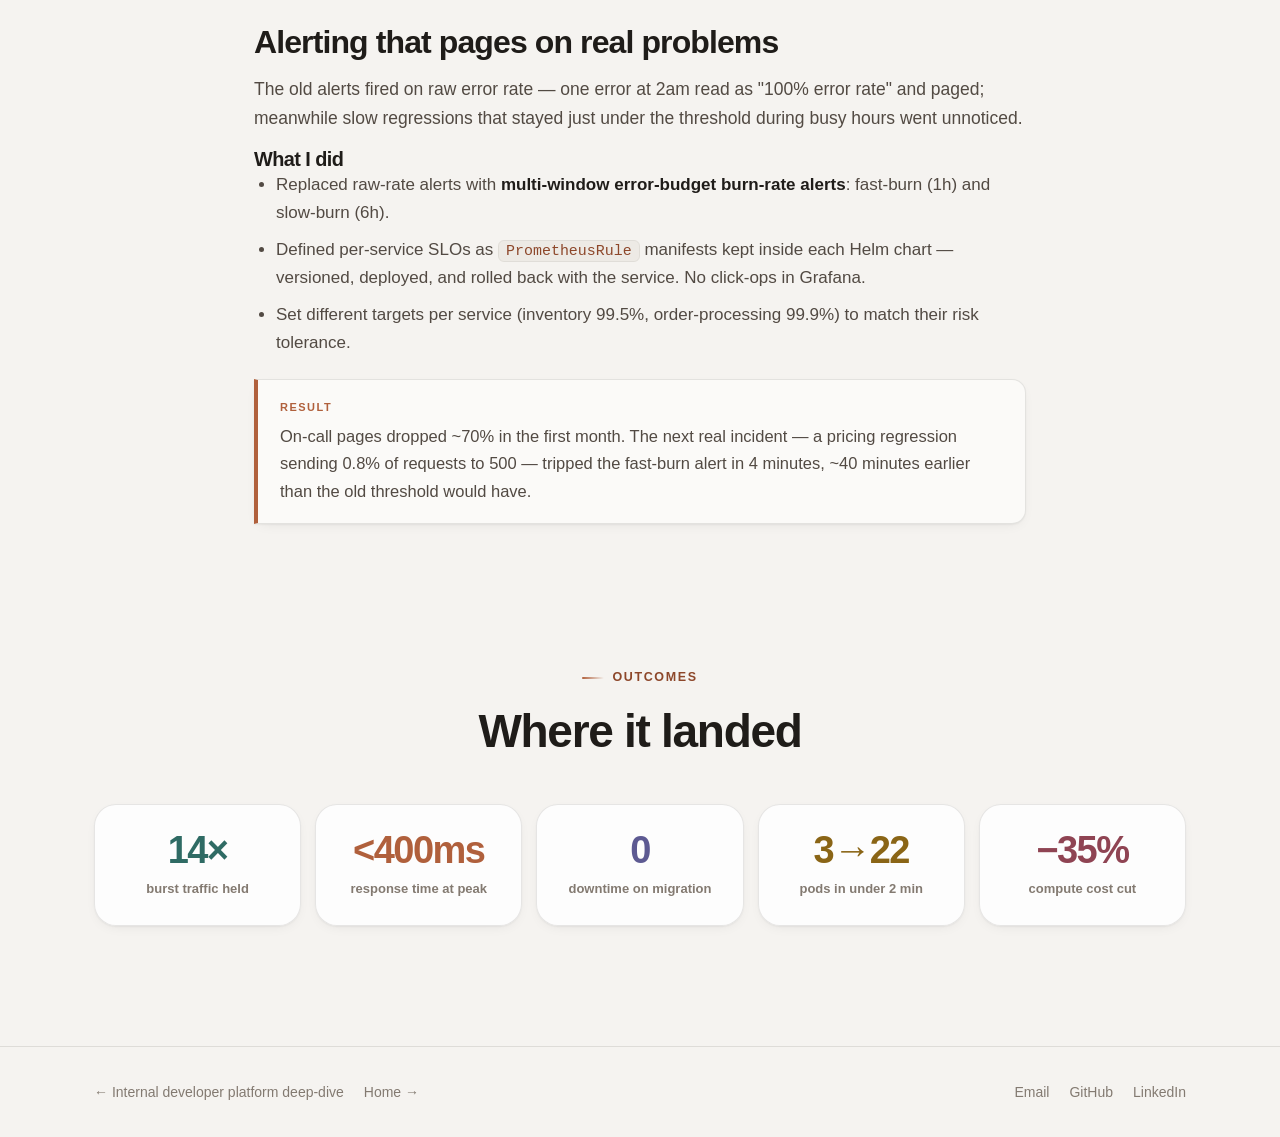
<file: seatgeek.html>
<!DOCTYPE html>
<html lang="en">
<head>
<meta charset="UTF-8">
<meta name="viewport" content="width=device-width, initial-scale=1.0">
<title>Zero-Downtime CloudFormation → Terraform Migration — Dmytro Dmytrush</title>
<meta name="description" content="High-traffic ticket marketplace on AWS EKS: custom-metric autoscaling, zero-downtime CloudFormation to Terraform migration, SLO burn-rate alerting.">
<link rel="stylesheet" href="site.css">
</head>
<body>

<div class="ambient" aria-hidden="true">
  <div class="blob b1"></div><div class="blob b2"></div><div class="blob b3"></div>
  <div class="blob b4"></div><div class="blob b5"></div>
</div>
<div class="dots" aria-hidden="true"></div>

<header class="nav" id="nav">
  <div class="wrap nav-in">
    <a href="index.html" class="brand"><span class="brand-dot">DD</span> Dmytro Dmytrush</a>
    <nav class="nav-links">
      <a href="index.html#skills" class="hide-sm">Skills</a>
      <a href="index.html#experience" class="hide-sm">Experience</a>
      <a href="index.html#projects" class="hide-sm">Work</a>
      <a href="index.html#about" class="hide-sm">About</a>
      <a href="index.html#contact" class="btn btn-primary" style="padding:9px 18px;font-size:14px">Get in touch</a>
    </nav>
  </div>
</header>

<header class="page-hero">
  <div class="wrap reveal">
    <a class="back" href="index.html#projects">
      <svg viewBox="0 0 24 24" fill="none" stroke="currentColor" stroke-width="2.2" stroke-linecap="round" stroke-linejoin="round" style="width:16px;height:16px"><path d="M19 12H5M11 18l-6-6 6-6"/></svg>
      Back to projects
    </a>
    <div class="eyebrow">SeatGeek · Infrastructure migration</div>
    <h1>Zero-Downtime CloudFormation <span class="grad">&rarr; Terraform</span> Migration</h1>
    <p class="sub">A high-traffic secondary ticketing platform on AWS EKS — engineered to absorb the traffic spike of a major on-sale event without dropping orders, and to be fully reproducible as code.</p>
    <div class="stack tags">
      <span class="tag">AWS EKS</span><span class="tag">Terraform</span><span class="tag">Helm</span>
      <span class="tag">Prometheus</span><span class="tag">Grafana</span><span class="tag">Argo CD</span><span class="tag">Spot + On-Demand</span>
    </div>
  </div>
</header>

<!-- The problem -->
<section class="prose">
  <div class="wrap reveal">
    <h2>The reliability profile of a ticket marketplace</h2>
    <p>
      99% of the traffic is ordinary browsing. The other 1% is a panic: a major artist announces a tour,
      and tens of thousands of concurrent users hammer the inventory API inside the same 60-second window.
      The platform has to absorb that spike without dropping orders — every dropped order is lost revenue —
      while <strong>not</strong> paying for that peak capacity 24/7.
    </p>
    <p>
      I owned the infrastructure end to end: the EKS cluster in Terraform, the Helm charts for each service,
      the autoscaling behavior, and the full observability layer.
    </p>
  </div>
</section>

<!-- Architecture -->
<section class="prose">
  <div class="wrap reveal">
    <h2>Architecture</h2>
    <p>Traffic enters through an AWS Load Balancer Controller–backed Gateway, hitting four EKS-hosted services. Terraform manages everything below the application; Prometheus watches everything above it.</p>
    <div class="diagram">
      <svg viewBox="0 0 720 400" xmlns="http://www.w3.org/2000/svg" font-family="ui-monospace, monospace">
        <defs>
          <marker id="arw" markerWidth="8" markerHeight="8" refX="6" refY="3" orient="auto">
            <path d="M0,0 L6,3 L0,6 Z" fill="#837a71"/>
          </marker>
        </defs>
        <!-- Users -->
        <rect x="290" y="12" width="140" height="40" rx="8" fill="#edeae5" stroke="#d8d2ca"/>
        <text x="360" y="37" fill="#1f1c19" font-size="13" text-anchor="middle">On-sale traffic ⚡</text>
        <line x1="360" y1="52" x2="360" y2="78" stroke="#837a71" stroke-width="1.5" marker-end="url(#arw)"/>
        <!-- Gateway -->
        <rect x="270" y="80" width="180" height="40" rx="8" fill="#edeae5" stroke="#5d5a92"/>
        <text x="360" y="105" fill="#3a3860" font-size="12.5" text-anchor="middle">Gateway API · ALB</text>
        <!-- Services row -->
        <g>
          <rect x="40"  y="160" width="150" height="52" rx="8" fill="#edeae5" stroke="#2f6b64"/>
          <text x="115" y="182" fill="#1f1c19" font-size="12.5" text-anchor="middle">Inventory</text>
          <text x="115" y="199" fill="#837a71" font-size="10.5" text-anchor="middle">Spot · HPA(RPS)</text>

          <rect x="205" y="160" width="150" height="52" rx="8" fill="#edeae5" stroke="#b09a6b"/>
          <text x="280" y="182" fill="#1f1c19" font-size="12.5" text-anchor="middle">Order Processing</text>
          <text x="280" y="199" fill="#837a71" font-size="10.5" text-anchor="middle">On-Demand</text>

          <rect x="370" y="160" width="150" height="52" rx="8" fill="#edeae5" stroke="#d8d2ca"/>
          <text x="445" y="182" fill="#1f1c19" font-size="12.5" text-anchor="middle">Pricing</text>
          <text x="445" y="199" fill="#837a71" font-size="10.5" text-anchor="middle">EKS</text>

          <rect x="535" y="160" width="150" height="52" rx="8" fill="#edeae5" stroke="#d8d2ca"/>
          <text x="610" y="182" fill="#1f1c19" font-size="12.5" text-anchor="middle">Event Catalog</text>
          <text x="610" y="199" fill="#837a71" font-size="10.5" text-anchor="middle">EKS</text>
        </g>
        <!-- gateway to services -->
        <line x1="360" y1="120" x2="115" y2="158" stroke="#837a71" stroke-width="1.2" marker-end="url(#arw)"/>
        <line x1="360" y1="120" x2="280" y2="158" stroke="#837a71" stroke-width="1.2" marker-end="url(#arw)"/>
        <line x1="360" y1="120" x2="445" y2="158" stroke="#837a71" stroke-width="1.2" marker-end="url(#arw)"/>
        <line x1="360" y1="120" x2="610" y2="158" stroke="#837a71" stroke-width="1.2" marker-end="url(#arw)"/>
        <!-- Prometheus -->
        <rect x="205" y="255" width="310" height="40" rx="8" fill="#edeae5" stroke="#2f6b64"/>
        <text x="360" y="280" fill="#1f4f49" font-size="12.5" text-anchor="middle">Prometheus → Grafana SLO dashboards · Alertmanager</text>
        <line x1="280" y1="212" x2="330" y2="253" stroke="#837a71" stroke-width="1" stroke-dasharray="3 3" marker-end="url(#arw)"/>
        <line x1="445" y1="212" x2="390" y2="253" stroke="#837a71" stroke-width="1" stroke-dasharray="3 3" marker-end="url(#arw)"/>
        <!-- Terraform layer -->
        <rect x="60" y="335" width="600" height="44" rx="8" fill="#fbfaf8" stroke="#d8d2ca" stroke-dasharray="5 4"/>
        <text x="360" y="362" fill="#837a71" font-size="12.5" text-anchor="middle">Terraform — VPC · subnets · IAM/IRSA · EKS cluster · node groups · RDS · ElastiCache</text>
      </svg>
    </div>
    <p style="color:var(--fg-mute); font-size:14px;">Solid arrows = request path. Dashed = metrics scrape. Dashed box = everything provisioned as code.</p>
  </div>
</section>

<!-- Story 1 -->
<section class="prose">
  <div class="wrap reveal">
    <h2>Engineering for the spike</h2>
    <p>
      Load tests showed the inventory service falling over at 8× normal RPS. A CPU-based autoscaler
      couldn't help — the service goes from idle to 10,000 RPS in about 90 seconds, well before CPU registers the wave.
    </p>
    <h3>What I did</h3>
    <ul>
      <li>Replaced CPU-based HPA with a <strong>custom-metric HPA</strong> backed by Prometheus Adapter, scaling on <code>http_requests_per_second</code>.</li>
      <li>Tuned scale-up aggressive (30s window) and scale-down conservative (5-min stabilization) to react fast without flapping.</li>
      <li>Added <code>PodDisruptionBudgets</code> so a Spot drain mid-event couldn't take all replicas down at once.</li>
      <li>Pre-scaled to a safe floor 20 minutes before each announced on-sale via a CronJob — HPA reacts, it doesn't anticipate.</li>
    </ul>
    <div class="callout">
      <div class="c-label">RESULT</div>
      <p>Peaked at 14× baseline. Inventory scaled 3 → 22 pods in under 2 minutes, p99 latency held under 400ms, zero dropped orders.</p>
    </div>
  </div>
</section>

<!-- Story 2 -->
<section class="prose">
  <div class="wrap reveal">
    <h2>Zero-downtime CloudFormation → Terraform migration</h2>
    <p>
      The cluster and all supporting infrastructure lived in CloudFormation stacks that had accumulated a year of
      console-clicked drift — and nobody had a complete map of what each stack owned. The goal: move everything into
      Terraform without recreating the cluster, and without a window where both systems managed the same resource.
    </p>
    <h3>The approach</h3>
    <ul>
      <li>Audited each CFN stack; mapped physical resource IDs to the logical names I'd use in HCL.</li>
      <li>Wrote HCL to match existing config, then <code>terraform import</code>ed each resource into state.</li>
      <li>Iterated until <code>terraform plan</code> was a clean <strong>no-op</strong> — proof the code matched reality — before touching anything.</li>
      <li>Migrated in risk order: stateless resources first, node groups and the cluster last. Deleted each CFN stack only after Terraform fully owned its resources.</li>
    </ul>
    <div class="callout">
      <div class="c-label">THE HARD PART</div>
      <p>A CFN security group was referenced by three other stacks via <code>ImportValue</code>. I migrated the consuming stacks to Terraform data sources first, so the exporting stack had no dependents and could be deleted cleanly. Map cross-stack dependencies <em>before</em> you start, not as you hit them.</p>
    </div>
    <div class="callout">
      <div class="c-label">RESULT</div>
      <p>Full cluster infra — VPC, subnets, security groups, IAM/IRSA roles, the EKS cluster, and node groups — migrated with zero downtime and zero resource replacements. Every change since goes through a reviewable <code>terraform plan</code> in a PR.</p>
    </div>
  </div>
</section>

<!-- Story 3 -->
<section class="prose">
  <div class="wrap reveal">
    <h2>Alerting that pages on real problems</h2>
    <p>
      The old alerts fired on raw error rate — one error at 2am read as "100% error rate" and paged; meanwhile slow
      regressions that stayed just under the threshold during busy hours went unnoticed.
    </p>
    <h3>What I did</h3>
    <ul>
      <li>Replaced raw-rate alerts with <strong>multi-window error-budget burn-rate alerts</strong>: fast-burn (1h) and slow-burn (6h).</li>
      <li>Defined per-service SLOs as <code>PrometheusRule</code> manifests kept inside each Helm chart — versioned, deployed, and rolled back with the service. No click-ops in Grafana.</li>
      <li>Set different targets per service (inventory 99.5%, order-processing 99.9%) to match their risk tolerance.</li>
    </ul>
    <div class="callout">
      <div class="c-label">RESULT</div>
      <p>On-call pages dropped ~70% in the first month. The next real incident — a pricing regression sending 0.8% of requests to 500 — tripped the fast-burn alert in 4 minutes, ~40 minutes earlier than the old threshold would have.</p>
    </div>
  </div>
</section>

<!-- Metrics -->
<section class="metrics">
  <div class="wrap">
    <div class="sec-head reveal" style="text-align:center">
      <div class="eyebrow" style="justify-content:center">Outcomes</div>
      <h2 class="h2">Where it landed</h2>
    </div>
    <div class="metric-grid reveal">
      <div class="metric"><div class="n">14&times;</div><div class="l">burst traffic held</div></div>
      <div class="metric"><div class="n">&lt;400ms</div><div class="l">response time at peak</div></div>
      <div class="metric"><div class="n">0</div><div class="l">downtime on migration</div></div>
      <div class="metric"><div class="n">3&rarr;22</div><div class="l">pods in under 2 min</div></div>
      <div class="metric"><div class="n">&minus;35%</div><div class="l">compute cost cut</div></div>
    </div>
  </div>
</section>

<footer>
  <div class="wrap foot">
    <span class="foot-links">
      <a href="project44.html">← Internal developer platform deep-dive</a>
      <a href="index.html">Home →</a>
    </span>
    <span class="foot-links">
      <a href="mailto:contact@dmytro-dmytrush.com">Email</a>
      <a href="https://github.com/Drdmytrush90" rel="noopener">GitHub</a>
      <a href="https://www.linkedin.com/in/dmytro-dmytrush-b77587130" rel="noopener">LinkedIn</a>
    </span>
  </div>
</footer>

<a href="#" class="top" id="toTop" aria-label="Back to top">
  <svg viewBox="0 0 24 24" fill="none" stroke="currentColor" stroke-width="2.2" stroke-linecap="round" stroke-linejoin="round" style="width:18px;height:18px"><path d="M12 19V5M5 12l7-7 7 7"/></svg>
</a>

<script>
(function(){
  var reduce = window.matchMedia('(prefers-reduced-motion: reduce)').matches;
  var items = document.querySelectorAll('.reveal');
  if(reduce || !('IntersectionObserver' in window)){
    items.forEach(function(el){ el.classList.add('in'); });
  } else {
    var io = new IntersectionObserver(function(entries){
      entries.forEach(function(e){
        if(e.isIntersecting){ e.target.classList.add('in'); io.unobserve(e.target); }
      });
    }, {rootMargin:'0px 0px -8% 0px', threshold:.08});
    items.forEach(function(el){ io.observe(el); });
  }
  var nav = document.getElementById('nav');
  var toTop = document.getElementById('toTop');
  window.addEventListener('scroll', function(){
    var y = window.scrollY;
    if(nav) nav.classList.toggle('stuck', y > 8);
    if(toTop) toTop.classList.toggle('show', y > 600);
  }, {passive:true});
})();
</script>

</body>
</html>
</file>
<file: site.css>
/* ============================================================
   Dmytro Dmytrush — personal site
   Warm-light theme. Motion patterns adapted from the Magic UI
   playbook (blur-fade, shimmer, marquee, spotlight card, dot
   pattern) and the shadcn/ui token + card conventions, rebuilt
   as dependency-free CSS so the page is one portable file.
   ============================================================ */

:root{
  --bg:            #f5f3f0;
  --bg-soft:       #edeae5;
  --card:          #fbfaf8;
  --ink:           #1f1c19;
  --ink-2:         #524a43;
  --ink-3:         #837a71;
  --line:          rgba(28,20,14,.10);
  --line-2:        rgba(28,20,14,.06);

  --accent:        #b0603c;
  --accent-2:      #8d472a;
  --violet:        #5d5a92;
  --teal:          #2f6b64;

  --peach:         #e3d5c9;
  --rose:          #e0d0d1;
  --lav:           #d5d3de;
  --mint:          #cddbd6;
  --butter:        #e2dbc9;

  --radius:        22px;
  --radius-sm:     14px;
  --shadow-sm:     0 1px 2px rgba(28,20,14,.05), 0 4px 14px -6px rgba(28,20,14,.10);
  --shadow-md:     0 2px 4px rgba(28,20,14,.04), 0 18px 40px -20px rgba(28,20,14,.22);
  --shadow-lg:     0 4px 8px rgba(28,20,14,.04), 0 40px 80px -34px rgba(28,20,14,.32);
  --maxw:          1140px;

  --sans: "Inter", -apple-system, BlinkMacSystemFont, "Segoe UI", Roboto, Helvetica, Arial, sans-serif;
  --mono: ui-monospace, SFMono-Regular, "SF Mono", Menlo, Consolas, monospace;
}

*,*::before,*::after{box-sizing:border-box}
html{scroll-behavior:smooth; scroll-padding-top:88px; -webkit-text-size-adjust:100%}
body{
  margin:0; background:var(--bg); color:var(--ink);
  font-family:var(--sans); font-size:17px; line-height:1.65;
  -webkit-font-smoothing:antialiased; text-rendering:optimizeLegibility;
  overflow-x:hidden;
}
img{max-width:100%; display:block}
a{color:inherit; text-decoration:none}
h1,h2,h3,h4{margin:0; line-height:1.12; letter-spacing:-.028em; font-weight:760}
p{margin:0}
.wrap{max-width:var(--maxw); margin:0 auto; padding:0 24px}
.sr{position:absolute;width:1px;height:1px;overflow:hidden;clip:rect(0 0 0 0);white-space:nowrap}

/* ---------- ambient background: warm blobs + dot pattern ---------- */
.ambient{position:fixed; inset:0; z-index:-2; overflow:hidden; pointer-events:none}
.blob{position:absolute; border-radius:50%; filter:blur(90px); opacity:.30}
.blob.b1{width:560px;height:560px;background:var(--peach);top:-240px;left:-200px}
.blob.b2{width:460px;height:460px;background:var(--lav);top:160px;right:-240px;opacity:.24}
.blob.b3{width:500px;height:500px;background:var(--mint);top:1180px;left:-260px;opacity:.20}
.blob.b4{width:520px;height:520px;background:var(--rose);top:2100px;right:-280px;opacity:.18}
.blob.b5{width:540px;height:540px;background:var(--butter);top:3200px;left:-240px;opacity:.18}
.dots{
  position:fixed; inset:0; z-index:-1; pointer-events:none;
  background-image:radial-gradient(rgba(28,20,14,.10) 1px, transparent 1px);
  background-size:28px 28px;
  -webkit-mask-image:radial-gradient(ellipse 85% 55% at 50% 0%, #000 20%, transparent 72%);
  mask-image:radial-gradient(ellipse 85% 55% at 50% 0%, #000 20%, transparent 72%);
  opacity:.30;
}

/* ---------- nav ---------- */
.nav{
  position:sticky; top:0; z-index:60;
  backdrop-filter:saturate(180%) blur(14px); -webkit-backdrop-filter:saturate(180%) blur(14px);
  background:rgba(245,243,240,.78);
  border-bottom:1px solid transparent; transition:border-color .25s, box-shadow .25s;
}
.nav.stuck{border-bottom-color:var(--line); box-shadow:0 8px 30px -24px rgba(28,20,14,.5)}
.nav-in{display:flex; align-items:center; justify-content:space-between; height:70px; gap:20px}
.brand{display:flex; align-items:center; gap:11px; font-weight:720; letter-spacing:-.02em; font-size:16.5px}
.brand-dot{
  width:30px;height:30px;border-radius:10px;flex:none;
  background:linear-gradient(140deg,var(--accent),#b58a52 55%,var(--violet));
  box-shadow:0 3px 10px -4px rgba(140,80,50,.45);
  display:grid;place-items:center;color:#fff;font-size:13px;font-weight:800;letter-spacing:-.03em;
}
.nav-links{display:flex; align-items:center; gap:6px}
.nav-links a{
  padding:8px 13px; border-radius:999px; font-size:14.5px; font-weight:560; color:var(--ink-2);
  transition:background .2s, color .2s;
}
.nav-links a:hover{background:rgba(28,20,14,.055); color:var(--ink)}
@media(max-width:820px){ .nav-links .hide-sm{display:none} }

/* ---------- shimmer button (Magic UI shimmer-button pattern) ---------- */
.btn{
  display:inline-flex; align-items:center; gap:9px;
  padding:12px 22px; border-radius:999px; font-size:15px; font-weight:640;
  border:1px solid transparent; cursor:pointer; white-space:nowrap;
  transition:transform .18s cubic-bezier(.2,.8,.3,1), box-shadow .22s, background .2s, border-color .2s;
}
.btn:active{transform:translateY(1px) scale(.99)}
.btn-primary{
  position:relative; overflow:hidden; color:#fff;
  background:linear-gradient(135deg,var(--accent) 0%, #a2563a 45%, var(--accent-2) 100%);
  box-shadow:0 2px 6px rgba(120,60,35,.18), 0 12px 24px -14px rgba(120,60,35,.45);
}
.btn-primary:hover{transform:translateY(-2px); box-shadow:0 4px 10px rgba(120,60,35,.20), 0 18px 34px -16px rgba(120,60,35,.50)}
.btn-primary::after{
  content:""; position:absolute; inset:0;
  background:linear-gradient(110deg,transparent 25%,rgba(255,255,255,.38) 50%,transparent 75%);
  transform:translateX(-100%); animation:shimmer 3.6s ease-in-out 1.2s infinite;
}
@keyframes shimmer{ 0%{transform:translateX(-100%)} 55%,100%{transform:translateX(100%)} }
.btn-ghost{
  background:rgba(255,255,255,.78); border-color:var(--line); color:var(--ink);
  box-shadow:var(--shadow-sm); backdrop-filter:blur(8px);
}
.btn-ghost:hover{transform:translateY(-2px); background:#fff; box-shadow:var(--shadow-md)}
.btn svg{width:16px;height:16px;flex:none}

/* ---------- shared section bits ---------- */
section{position:relative; padding:96px 0}
.eyebrow{
  display:inline-flex; align-items:center; gap:8px;
  font-size:12.5px; font-weight:700; letter-spacing:.13em; text-transform:uppercase;
  color:var(--accent-2); margin-bottom:18px;
}
.eyebrow::before{content:""; width:22px;height:2px;border-radius:2px;background:linear-gradient(90deg,var(--accent),transparent)}
.h2{font-size:clamp(30px,4.4vw,46px); margin-bottom:14px}
.lede{color:var(--ink-2); font-size:18px; max-width:62ch}
.sec-head{margin-bottom:46px}

/* ---------- blur-fade reveal (Magic UI blur-fade pattern) ---------- */
.reveal{opacity:0; transform:translateY(22px); filter:blur(7px); transition:opacity .72s cubic-bezier(.16,1,.3,1), transform .72s cubic-bezier(.16,1,.3,1), filter .72s}
.reveal.in{opacity:1; transform:none; filter:blur(0)}

/* ---------- hero ---------- */
.hero{padding:76px 0 72px}
.hero-grid{max-width:74ch}
.pill{
  display:inline-flex; align-items:center; gap:9px;
  background:rgba(255,255,255,.85); border:1px solid var(--line);
  padding:7px 15px 7px 11px; border-radius:999px; font-size:13.5px; font-weight:600; color:var(--ink-2);
  box-shadow:var(--shadow-sm); backdrop-filter:blur(8px); margin-bottom:26px;
}
.ping{position:relative; width:8px;height:8px;border-radius:50%;background:#18a45c;flex:none}
.ping::after{content:"";position:absolute;inset:0;border-radius:50%;background:#18a45c;animation:ping 2s cubic-bezier(0,0,.2,1) infinite}
@keyframes ping{0%{transform:scale(1);opacity:.75}80%,100%{transform:scale(2.6);opacity:0}}

.hero h1{font-size:clamp(42px,6vw,66px); letter-spacing:-.038em; margin-bottom:10px}
.hero-tagline{font-size:clamp(19px,2.4vw,26px); font-weight:600; letter-spacing:-.02em;
  color:var(--ink-2); margin:0 0 22px}
.grad{
  background:linear-gradient(100deg,var(--accent) 0%, #e0883a 30%, var(--violet) 62%, var(--teal) 100%);
  background-size:220% auto; -webkit-background-clip:text; background-clip:text; color:transparent;
  animation:grad 9s ease infinite;
}
@keyframes grad{0%,100%{background-position:0% center}50%{background-position:100% center}}
.hero-sub{font-size:19px; color:var(--ink-2); max-width:53ch; margin-bottom:30px}
.hero-cta{display:flex; flex-wrap:wrap; gap:12px; margin-bottom:34px}
.certs{display:flex; flex-wrap:wrap; gap:8px}
.cert{
  display:inline-flex; align-items:center; gap:7px;
  font-size:13px; font-weight:640; color:var(--ink-2);
  background:rgba(255,255,255,.8); border:1px solid var(--line);
  padding:6px 13px; border-radius:999px; box-shadow:var(--shadow-sm);
}
.cert i{width:6px;height:6px;border-radius:50%;background:var(--accent);flex:none;font-style:normal}
.cert:nth-child(2) i{background:var(--violet)} .cert:nth-child(3) i{background:#a8791f} .cert:nth-child(4) i{background:var(--teal)}

/* hero stat strip (replaces the old photo chips) */
.hero-stats{display:flex; flex-wrap:wrap; gap:10px; margin-top:30px}
.hstat{
  display:inline-flex; align-items:baseline; gap:7px;
  background:rgba(255,255,255,.55); border:1px solid var(--line-2);
  padding:8px 14px; border-radius:12px;
}
.hstat b{font-size:15.5px; font-weight:760; letter-spacing:-.025em; color:var(--ink)}
.hstat span{font-size:12.5px; color:var(--ink-3); font-weight:600}

/* ---------- marquee (Magic UI marquee pattern) ---------- */
.marquee{
  position:relative; overflow:hidden; padding:22px 0;
  border-top:1px solid var(--line-2); border-bottom:1px solid var(--line-2);
  background:rgba(255,255,255,.5); backdrop-filter:blur(6px);
  -webkit-mask-image:linear-gradient(90deg,transparent,#000 12%,#000 88%,transparent);
  mask-image:linear-gradient(90deg,transparent,#000 12%,#000 88%,transparent);
}
.marquee-track{display:flex; width:max-content; animation:scroll 42s linear infinite}
.marquee:hover .marquee-track{animation-play-state:paused}
@keyframes scroll{to{transform:translateX(-50%)}}
.mq-item{
  display:inline-flex; align-items:center; gap:9px; padding:0 26px;
  font-size:15px; font-weight:640; color:var(--ink-3); white-space:nowrap;
}
.mq-item span{width:5px;height:5px;border-radius:50%;background:var(--accent);opacity:.45}

/* ---------- metrics ---------- */
.metrics{padding:80px 0}
.metric-grid{display:grid; grid-template-columns:repeat(5,1fr); gap:14px}
.metric{
  background:rgba(255,255,255,.82); border:1px solid var(--line); border-radius:var(--radius);
  padding:26px 20px; text-align:center; box-shadow:var(--shadow-sm); backdrop-filter:blur(8px);
  transition:transform .3s cubic-bezier(.2,.8,.3,1), box-shadow .3s;
}
.metric:hover{transform:translateY(-4px); box-shadow:var(--shadow-md)}
.metric .n{font-size:clamp(28px,3.4vw,38px); font-weight:800; letter-spacing:-.04em; line-height:1.05}
.metric .l{font-size:13px; color:var(--ink-3); font-weight:600; margin-top:7px}
.metric:nth-child(1) .n{color:var(--teal)} .metric:nth-child(2) .n{color:var(--accent)}
.metric:nth-child(3) .n{color:var(--violet)} .metric:nth-child(4) .n{color:#8a6516} .metric:nth-child(5) .n{color:#8f4453}
@media(max-width:880px){.metric-grid{grid-template-columns:repeat(2,1fr)} .metric:last-child{grid-column:1/-1}}

/* ---------- spotlight card (Magic UI magic-card pattern) ---------- */
.card{
  position:relative; background:var(--card); border:1px solid var(--line);
  border-radius:var(--radius); box-shadow:var(--shadow-sm); overflow:hidden;
  transition:transform .34s cubic-bezier(.2,.8,.3,1), box-shadow .34s, border-color .34s;
}
.card::before{
  content:""; position:absolute; inset:0; opacity:0; transition:opacity .35s; pointer-events:none;
  background:radial-gradient(340px circle at var(--mx,50%) var(--my,50%), rgba(176,96,60,.07), transparent 62%);
}
.card:hover{transform:translateY(-4px); box-shadow:var(--shadow-md); border-color:rgba(176,96,60,.18)}
.card:hover::before{opacity:1}

/* ---------- skills bento ---------- */
.bento{display:grid; grid-template-columns:repeat(6,1fr); gap:16px}
.bento .card{padding:28px}
.b-wide{grid-column:span 4} .b-narrow{grid-column:span 2} .b-half{grid-column:span 3}
@media(max-width:900px){ .bento{grid-template-columns:1fr} .b-wide,.b-narrow,.b-half{grid-column:1/-1} }
.ico{
  width:42px;height:42px;border-radius:13px;display:grid;place-items:center;margin-bottom:16px;
  box-shadow:var(--shadow-sm);
}
.ico svg{width:21px;height:21px;stroke-width:1.9}
.i-orange{background:linear-gradient(140deg,#ece0d6,#e4d2c4); color:var(--accent-2)}
.i-violet{background:linear-gradient(140deg,#e2e0ea,#d5d2e2); color:#4e4b7d}
.i-teal{background:linear-gradient(140deg,#d9e6e1,#c9dcd5); color:#2b6058}
.i-butter{background:linear-gradient(140deg,#ece5d3,#e2d8bf); color:#7d6420}
.card h3{font-size:19px; margin-bottom:9px; letter-spacing:-.022em}
.card .desc{font-size:14.5px; color:var(--ink-3); margin-bottom:16px}
.tags{display:flex; flex-wrap:wrap; gap:7px}
.tag{
  font-size:12.5px; font-weight:600; color:var(--ink-2);
  background:var(--bg-soft); border:1px solid var(--line-2);
  padding:5px 11px; border-radius:8px; transition:background .2s, color .2s, transform .2s;
}
.tag:hover{background:#fff; transform:translateY(-1px)}

/* ---------- experience ---------- */
.exp{display:grid; gap:20px}
.exp .card{padding:32px 34px}
.exp-head{display:flex; flex-wrap:wrap; align-items:baseline; justify-content:space-between; gap:12px; margin-bottom:6px}
.exp-role{font-size:21px; font-weight:740; letter-spacing:-.024em}
.exp-role em{font-style:normal; color:var(--accent-2)}
.exp-when{
  font-size:12.5px; font-weight:680; color:var(--ink-3); font-family:var(--mono);
  background:var(--bg-soft); border:1px solid var(--line-2); padding:5px 12px; border-radius:999px; white-space:nowrap;
}
.exp-loc{font-size:14px; color:var(--ink-3); margin-bottom:20px}
.exp ul{margin:0; padding:0; list-style:none; display:grid; gap:13px}
.exp li{position:relative; padding-left:26px; font-size:15.5px; color:var(--ink-2)}
.exp li::before{
  content:""; position:absolute; left:2px; top:9px; width:9px; height:9px; border-radius:3px;
  background:linear-gradient(140deg,var(--accent),#e8a03a); box-shadow:0 1px 4px rgba(217,95,43,.4);
}
.exp li b{color:var(--ink); font-weight:680}

/* ---------- projects ---------- */
.proj{display:grid; grid-template-columns:1fr 1fr; gap:20px}
@media(max-width:880px){.proj{grid-template-columns:1fr}}
.proj .card{padding:0; display:flex; flex-direction:column}
.proj-top{height:120px; position:relative; overflow:hidden}
.proj-top.p1{background:linear-gradient(135deg,#e6d8cd,#e2d1d4 55%,#dcd7e4)}
.proj-top.p2{background:linear-gradient(135deg,#d2e0da,#d6dee6 55%,#dbd8e4)}
.proj-top::after{
  content:""; position:absolute; inset:0;
  background-image:radial-gradient(rgba(255,255,255,.6) 1.2px, transparent 1.2px);
  background-size:18px 18px; opacity:.45;
}
.proj-body{padding:26px 28px 28px; display:flex; flex-direction:column; flex:1}
.kicker{font-size:11.5px; font-weight:750; letter-spacing:.12em; text-transform:uppercase; color:var(--ink-3); margin-bottom:10px}
.proj-body p{font-size:15px; color:var(--ink-2); margin-bottom:18px; flex:1}
.proj-body code{
  font-family:var(--mono); font-size:.88em; background:var(--bg-soft);
  border:1px solid var(--line-2); border-radius:5px; padding:1px 5px; color:var(--ink);
}
.link{
  display:inline-flex; align-items:center; gap:7px; font-size:14.5px; font-weight:660; color:var(--accent-2);
  margin-top:16px; transition:gap .22s;
}
.link:hover{gap:12px}

/* ---------- about ---------- */
.about-grid{display:grid; grid-template-columns:280px 1fr; gap:48px; align-items:center}
@media(max-width:820px){.about-grid{grid-template-columns:1fr; gap:34px} .about-photo{max-width:220px}}
.about-photo{position:relative}
.about-photo img{
  border-radius:20px; border:1px solid var(--line); box-shadow:var(--shadow-md);
  aspect-ratio:1/1; object-fit:cover; object-position:50% 20%;
  filter:saturate(.92);
}
.about-photo::before{
  content:""; position:absolute; inset:-14px; border-radius:32px; z-index:-1;
  background:linear-gradient(140deg,var(--mint),var(--lav) 60%,var(--peach)); filter:blur(30px); opacity:.30;
}
.about-copy p{font-size:17.5px; color:var(--ink-2); margin-bottom:16px}
.about-copy p:last-of-type{margin-bottom:24px}
.fact-row{display:flex; flex-wrap:wrap; gap:10px}
.fact{
  display:inline-flex; align-items:center; gap:8px; font-size:13.5px; font-weight:620; color:var(--ink-2);
  background:rgba(255,255,255,.8); border:1px solid var(--line); padding:8px 14px; border-radius:12px; box-shadow:var(--shadow-sm);
}
.fact svg{width:15px;height:15px;color:var(--accent);stroke-width:2}

/* ---------- contact ---------- */
.contact-card{
  position:relative; overflow:hidden; border-radius:30px; padding:64px 48px; text-align:center;
  background:linear-gradient(140deg,#f2eee9 0%,#efeae8 45%,#eceaef 100%);
  border:1px solid var(--line); box-shadow:var(--shadow-md);
}
.contact-card::after{
  content:""; position:absolute; inset:0; pointer-events:none;
  background-image:radial-gradient(rgba(28,20,14,.07) 1px, transparent 1px); background-size:24px 24px;
  -webkit-mask-image:radial-gradient(ellipse 70% 70% at 50% 50%, transparent 32%, #000 100%);
  mask-image:radial-gradient(ellipse 70% 70% at 50% 50%, transparent 32%, #000 100%);
  opacity:.5;
}
.contact-card > *{position:relative; z-index:1}
.contact-card h2{font-size:clamp(30px,4.4vw,44px); margin-bottom:14px}
.contact-card p{color:var(--ink-2); font-size:18px; max-width:50ch; margin:0 auto 30px}
.contact-cta{display:flex; flex-wrap:wrap; gap:12px; justify-content:center}

/* ---------- footer ---------- */
footer{border-top:1px solid var(--line); padding:34px 0; margin-top:40px}
.foot{display:flex; flex-wrap:wrap; align-items:center; justify-content:space-between; gap:14px; font-size:14px; color:var(--ink-3)}
.foot a{transition:color .2s} .foot a:hover{color:var(--accent-2)}
.foot-links{display:flex; gap:20px}

/* ---------- back to top ---------- */
.top{
  position:fixed; right:24px; bottom:24px; z-index:70;
  width:44px; height:44px; border-radius:50%; display:grid; place-items:center;
  background:#fff; border:1px solid var(--line); box-shadow:var(--shadow-md); color:var(--ink-2);
  opacity:0; pointer-events:none; transform:translateY(10px); transition:opacity .3s, transform .3s;
}
.top.show{opacity:1; pointer-events:auto; transform:none}
.top:hover{color:var(--accent-2)}

@media (prefers-reduced-motion: reduce){
  *,*::before,*::after{animation-duration:.001ms !important; animation-iteration-count:1 !important; transition-duration:.001ms !important}
  html{scroll-behavior:auto}
  .reveal{opacity:1; transform:none; filter:none}
}

/* ============================================================
   Deep-dive subpages (project44.html, seatgeek.html)
   Reuses the tokens + components above.
   ============================================================ */
.page-hero{padding:132px 0 46px; position:relative}
.back{display:inline-flex; align-items:center; gap:8px; font-size:14px; font-weight:600;
  color:var(--ink-3); margin-bottom:20px; transition:color .18s}
.back:hover{color:var(--accent)}
.page-hero h1{font-size:clamp(32px,4.6vw,50px); margin-bottom:16px; max-width:22ch}
.page-hero .sub{font-size:19px; color:var(--ink-2); max-width:60ch; margin-bottom:24px}
.stack{display:flex; flex-wrap:wrap; gap:8px}

.prose{padding:34px 0}
.prose .wrap{max-width:820px}
.prose h2{font-size:clamp(24px,3vw,32px); margin-bottom:14px; letter-spacing:-.028em}
.prose p{color:var(--ink-2); font-size:17.5px; margin-bottom:16px}
.prose ul{margin:0 0 16px; padding-left:22px; color:var(--ink-2); font-size:17px}
.prose li{margin-bottom:9px}
.prose li strong{color:var(--ink); font-weight:680}
.prose code{background:var(--bg-soft); border:1px solid var(--line-2); padding:2px 7px;
  border-radius:6px; font-family:var(--mono); font-size:.88em; color:var(--accent-2)}

.diagram{background:var(--card); border:1px solid var(--line); border-radius:var(--radius);
  padding:22px; margin:22px 0 26px; box-shadow:var(--shadow-sm); overflow-x:auto}
.diagram svg{width:100%; height:auto; min-width:560px}

.callout{background:var(--card); border:1px solid var(--line);
  border-left:4px solid var(--accent); border-radius:0 var(--radius-sm) var(--radius-sm) 0;
  padding:18px 22px; margin:22px 0; box-shadow:var(--shadow-sm)}
.c-label{font-size:11px; letter-spacing:1.5px; font-weight:800; color:var(--accent); margin-bottom:7px}
.callout p{margin:0; color:var(--ink-2); font-size:16.5px}

.f-links{display:flex; flex-wrap:wrap; gap:18px; justify-content:space-between; width:100%}
.f-links a{font-weight:620; color:var(--ink-2); transition:color .18s}
.f-links a:hover{color:var(--accent)}
.f-note{color:var(--ink-3); font-size:13.5px; margin-top:10px}

@media (max-width:640px){
  .page-hero{padding:112px 0 34px}
  .prose{padding:26px 0}
}
</file>
